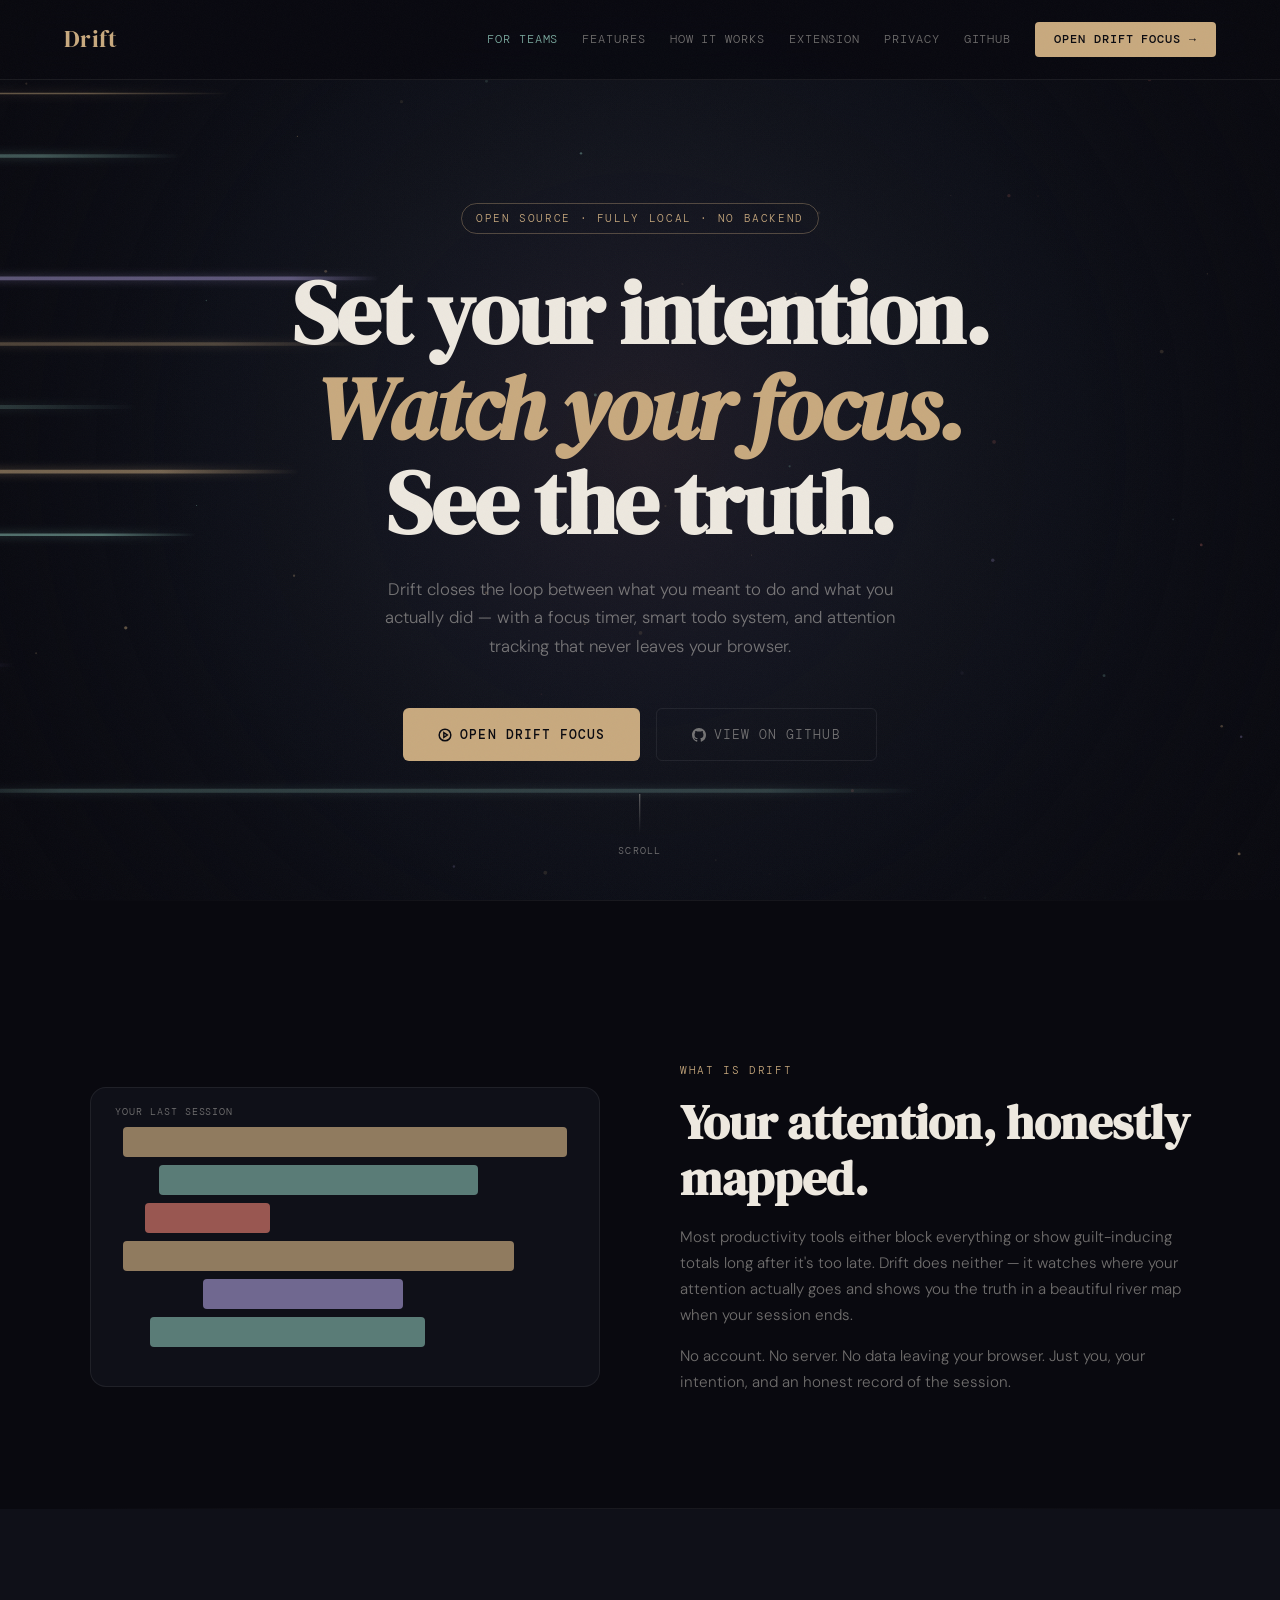
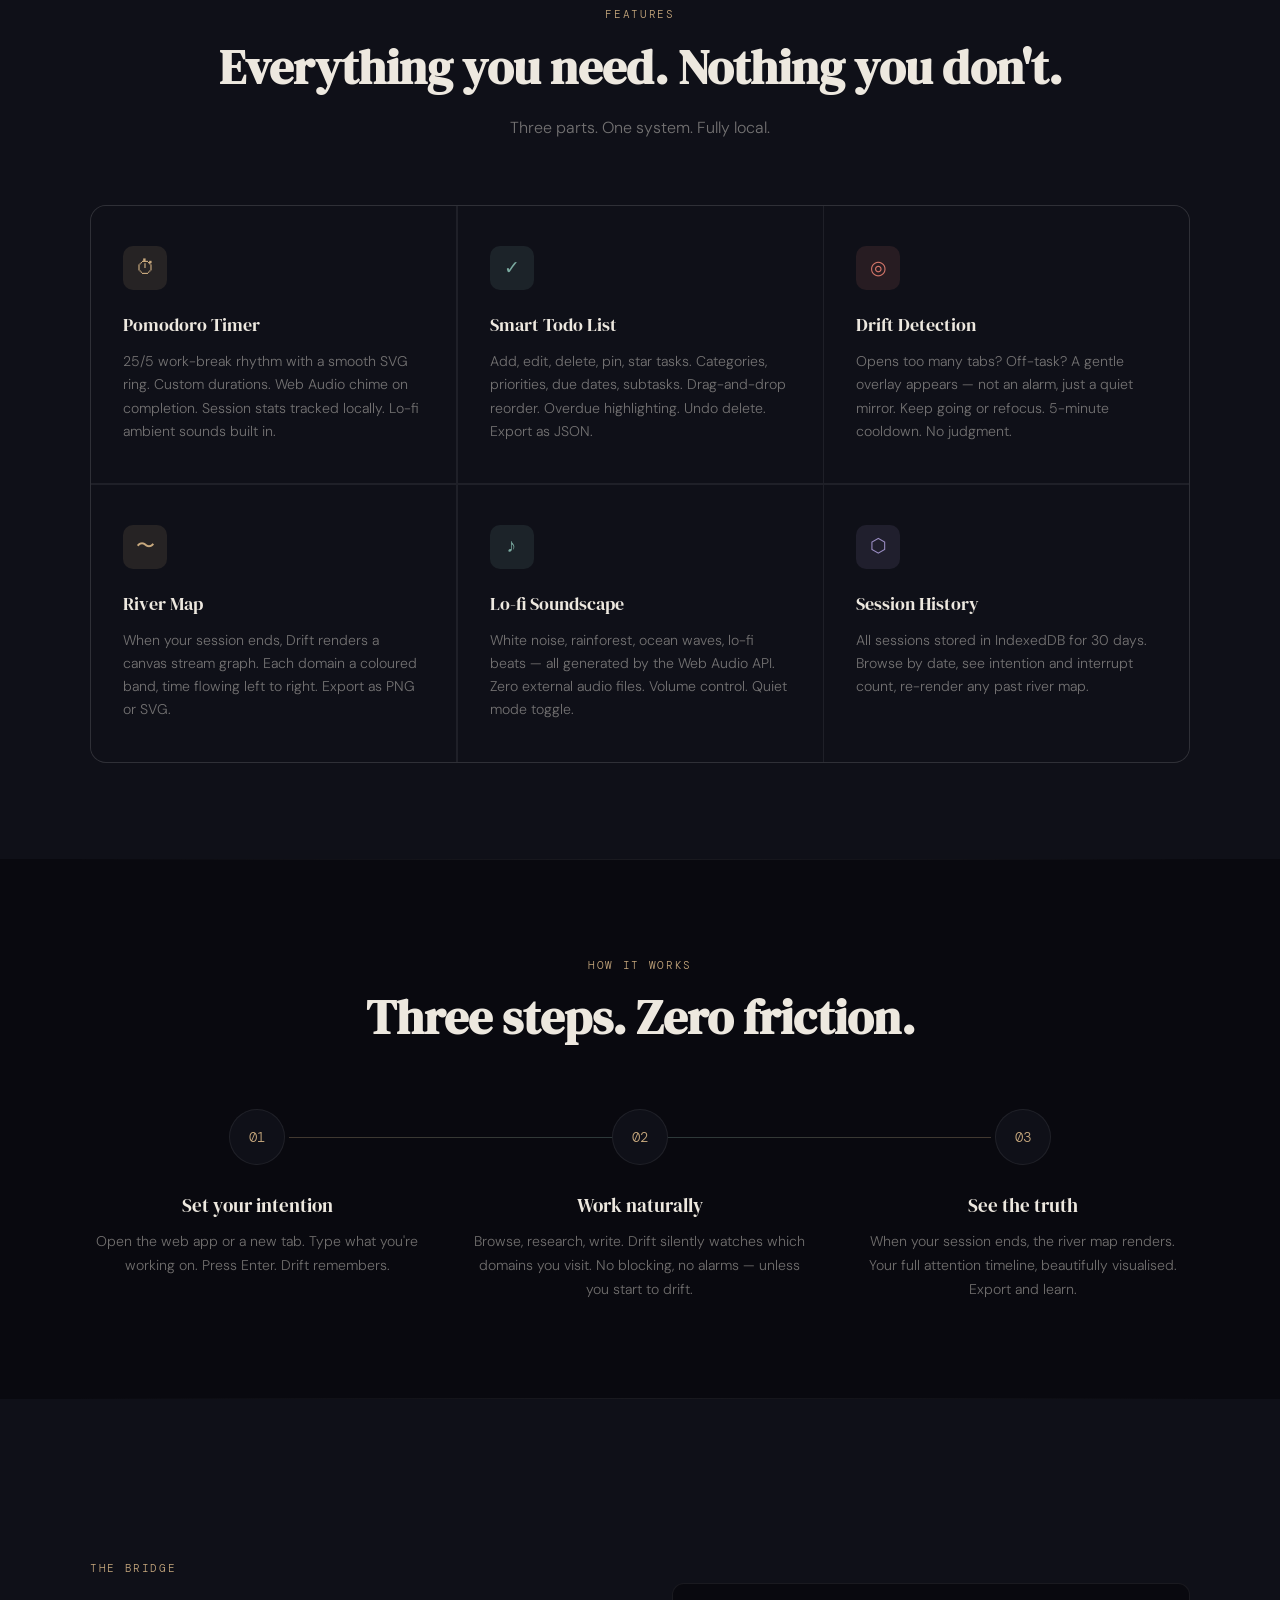
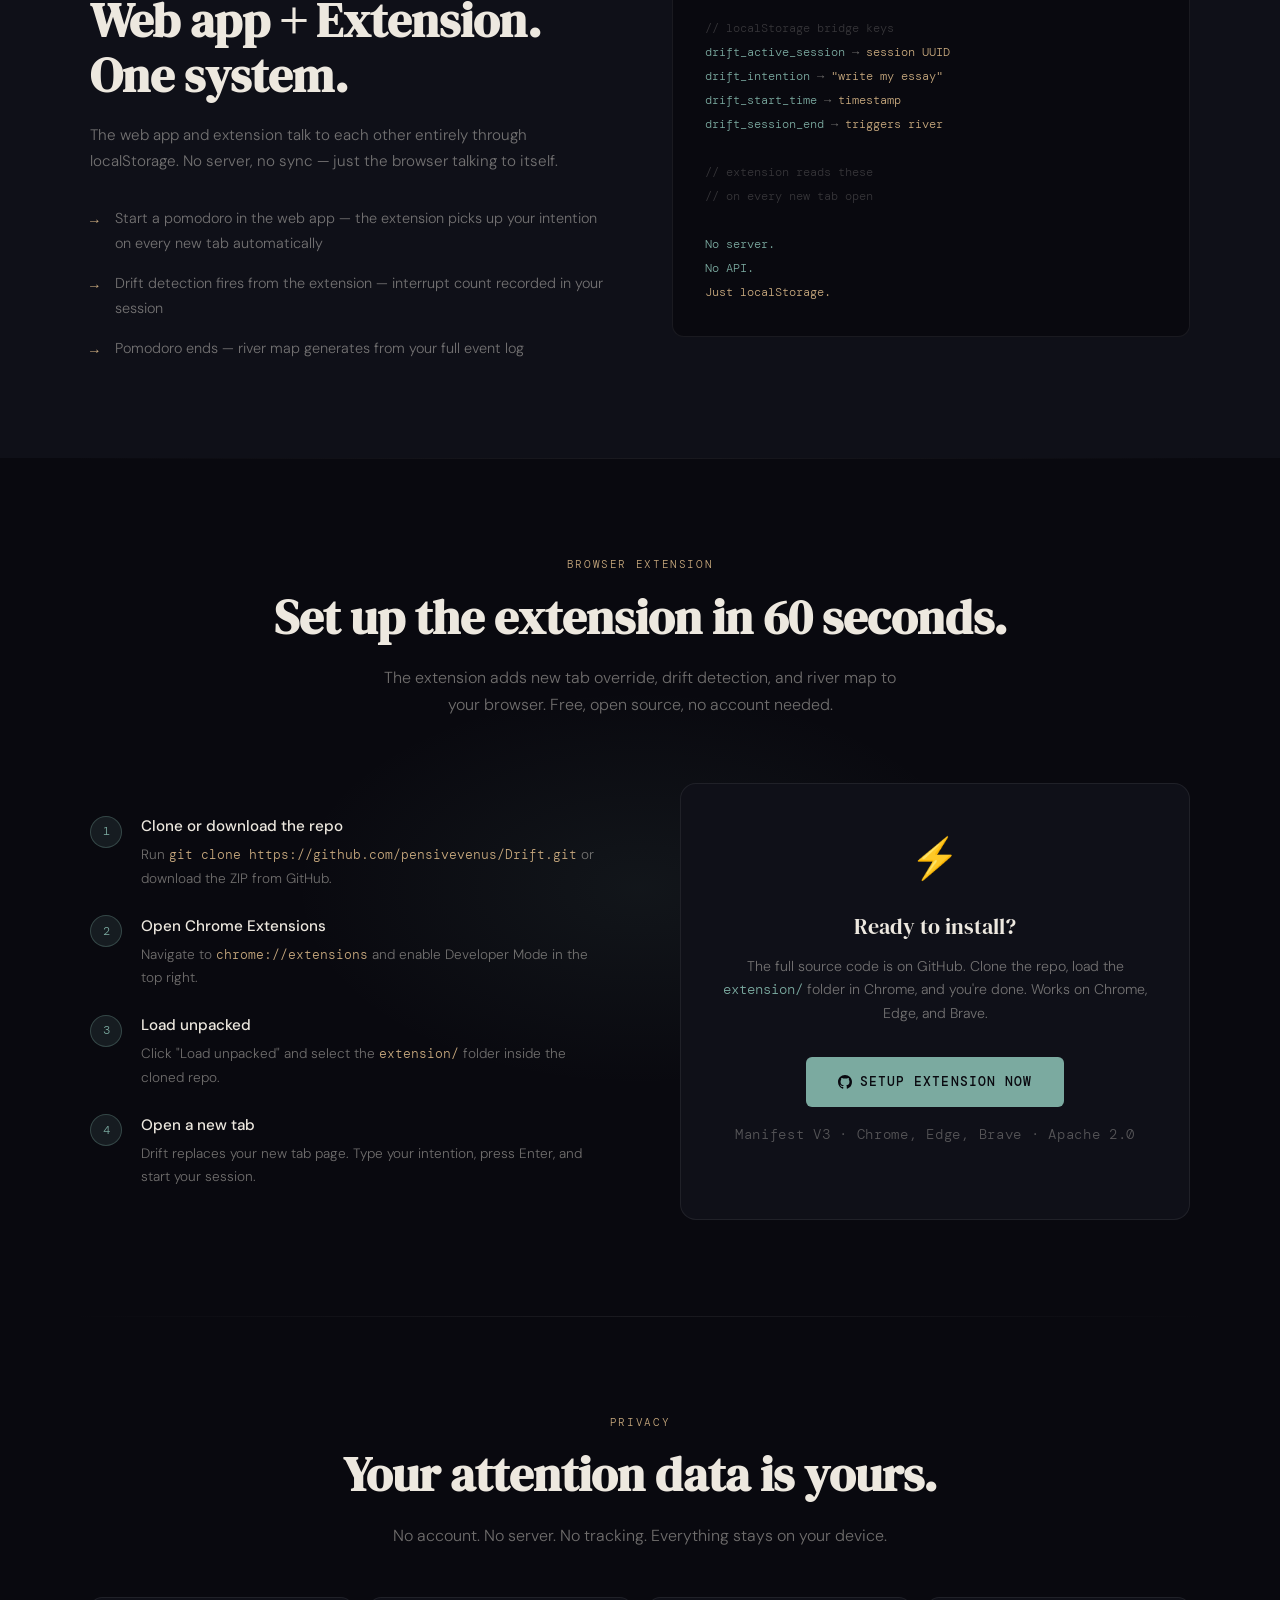
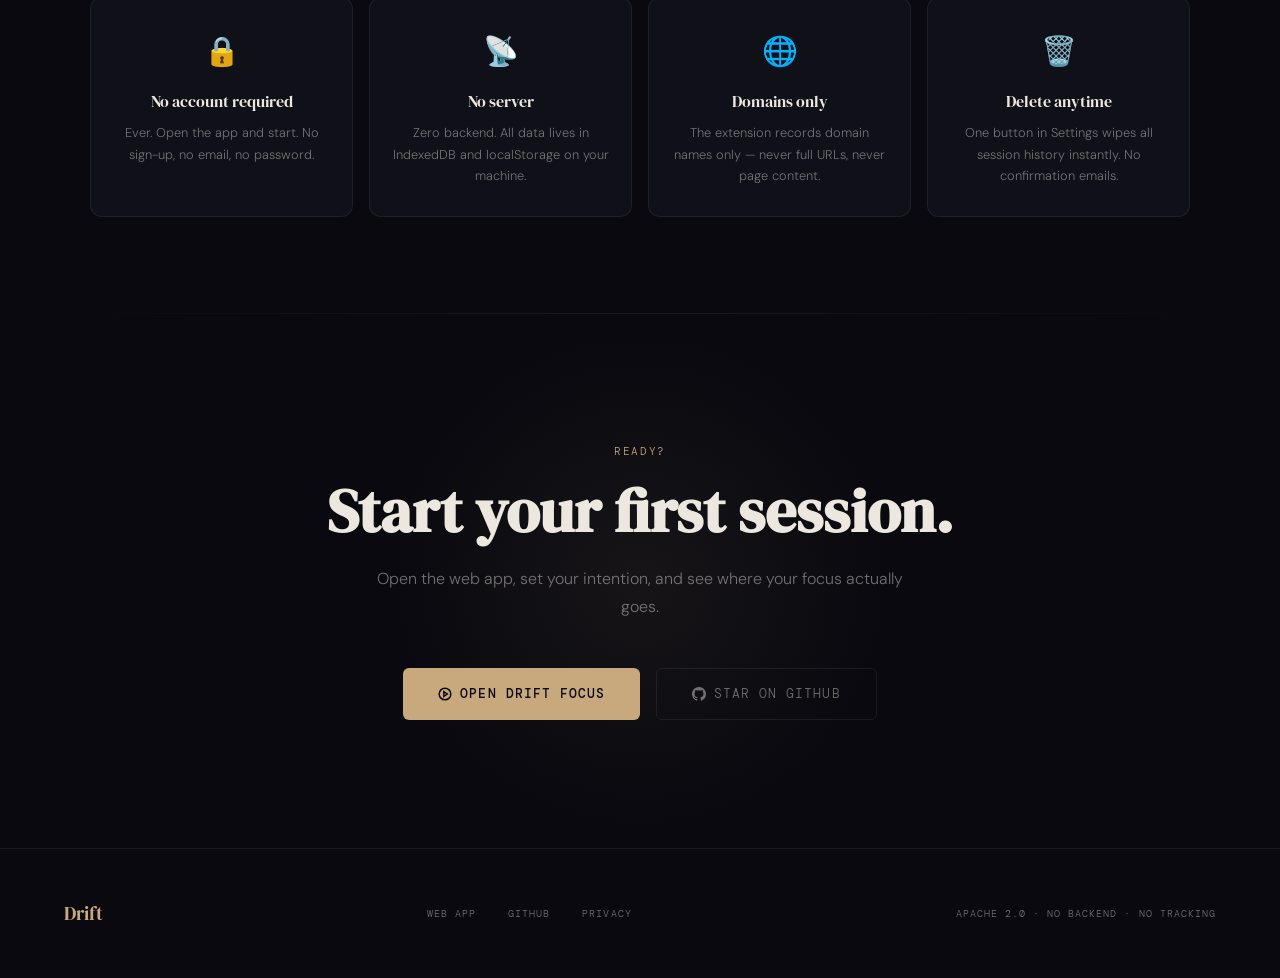
<file: index.html>
<!DOCTYPE html>
<html lang="en">
<head>
<meta charset="UTF-8">
<meta name="viewport" content="width=device-width, initial-scale=1.0">
<title>Drift — Set your intention. Watch your focus. See the truth.</title>
<link rel="preconnect" href="https://fonts.googleapis.com">
<link href="https://fonts.googleapis.com/css2?family=DM+Serif+Display:ital@0;1&family=DM+Mono:wght@300;400;500&family=DM+Sans:ital,wght@0,300;0,400;0,500;1,300&display=swap" rel="stylesheet">
<style>
*,*::before,*::after{box-sizing:border-box;margin:0;padding:0}
:root{
  --bg:#09090f;--bg2:#0f1018;--bg3:#161720;
  --border:rgba(255,255,255,0.07);--text:#ede8df;
  --muted:rgba(237,232,223,0.45);--accent:#c8a97e;
  --accent2:#7baaa0;--red:#d4766a;
}
html{scroll-behavior:smooth}
body{background:var(--bg);color:var(--text);font-family:'DM Sans',sans-serif;font-weight:300;line-height:1.7;overflow-x:hidden}
body::after{content:'';position:fixed;inset:0;z-index:999;pointer-events:none;opacity:0.03;
  background-image:url("data:image/svg+xml,%3Csvg viewBox='0 0 256 256' xmlns='http://www.w3.org/2000/svg'%3E%3Cfilter id='n'%3E%3CfeTurbulence type='fractalNoise' baseFrequency='0.9' numOctaves='4' stitchTiles='stitch'/%3E%3C/filter%3E%3Crect width='100%25' height='100%25' filter='url(%23n)'/%3E%3C/svg%3E");
  background-size:200px 200px}

/* NAV */
nav{position:fixed;top:0;left:0;right:0;z-index:100;display:flex;align-items:center;justify-content:space-between;padding:1.2rem 4rem;background:rgba(9,9,15,0.88);backdrop-filter:blur(16px);border-bottom:1px solid var(--border)}
.nav-logo{font-family:'DM Serif Display',serif;font-size:1.5rem;color:var(--accent);letter-spacing:0.02em;text-decoration:none}
.nav-right{display:flex;gap:1.5rem;align-items:center}
.nav-link{font-family:'DM Mono',monospace;font-size:0.72rem;color:var(--muted);text-decoration:none;letter-spacing:0.08em;text-transform:uppercase;transition:color 0.2s}
.nav-link:hover{color:var(--text)}
.nav-cta{font-family:'DM Mono',monospace;font-size:0.72rem;letter-spacing:0.08em;text-transform:uppercase;padding:0.5rem 1.2rem;background:var(--accent);color:#09090f;text-decoration:none;border-radius:4px;font-weight:500;transition:opacity 0.2s,transform 0.2s}
.nav-cta:hover{opacity:0.85;transform:translateY(-1px)}

/* HERO */
.hero{min-height:100vh;display:flex;flex-direction:column;align-items:center;justify-content:center;text-align:center;padding:8rem 2rem 4rem;position:relative;overflow:hidden}
#hero-canvas{position:absolute;inset:0;width:100%;height:100%;z-index:0}
.hero-content{position:relative;z-index:1;max-width:780px}
.hero-tag{display:inline-block;font-family:'DM Mono',monospace;font-size:0.68rem;letter-spacing:0.15em;text-transform:uppercase;color:var(--accent);border:1px solid rgba(200,169,126,0.35);padding:0.3rem 0.9rem;border-radius:100px;margin-bottom:2rem;animation:fadeUp 0.8s ease forwards;opacity:0}
.hero-title{font-family:'DM Serif Display',serif;font-size:clamp(3rem,7vw,5.5rem);line-height:1.08;letter-spacing:-0.02em;margin-bottom:1.5rem;animation:fadeUp 0.8s 0.15s ease forwards;opacity:0}
.hero-title em{font-style:italic;color:var(--accent)}
.hero-subtitle{font-size:1.05rem;color:var(--muted);max-width:520px;margin:0 auto 3rem;animation:fadeUp 0.8s 0.3s ease forwards;opacity:0}
.hero-actions{display:flex;gap:1rem;justify-content:center;flex-wrap:wrap;animation:fadeUp 0.8s 0.45s ease forwards;opacity:0}
.btn-primary{font-family:'DM Mono',monospace;font-size:0.8rem;letter-spacing:0.08em;text-transform:uppercase;font-weight:500;padding:0.9rem 2.2rem;background:var(--accent);color:#09090f;text-decoration:none;border-radius:6px;transition:all 0.25s;display:inline-flex;align-items:center;gap:0.5rem}
.btn-primary:hover{background:#d4b88e;transform:translateY(-2px);box-shadow:0 8px 28px rgba(200,169,126,0.3)}
.btn-secondary{font-family:'DM Mono',monospace;font-size:0.8rem;letter-spacing:0.08em;text-transform:uppercase;padding:0.9rem 2.2rem;border:1px solid var(--border);color:var(--muted);text-decoration:none;border-radius:6px;transition:all 0.25s;display:inline-flex;align-items:center;gap:0.5rem}
.btn-secondary:hover{border-color:rgba(255,255,255,0.2);color:var(--text);transform:translateY(-2px)}
.hero-scroll{position:absolute;bottom:2.5rem;left:50%;transform:translateX(-50%);font-family:'DM Mono',monospace;font-size:0.65rem;letter-spacing:0.12em;text-transform:uppercase;color:var(--muted);display:flex;flex-direction:column;align-items:center;gap:0.5rem;animation:fadeIn 1s 1.2s ease forwards;opacity:0}
.scroll-line{width:1px;height:40px;background:linear-gradient(to bottom,var(--muted),transparent);animation:scrollPulse 2s ease-in-out infinite}
@keyframes scrollPulse{0%,100%{opacity:0.4}50%{opacity:1}}
@keyframes fadeUp{from{opacity:0;transform:translateY(20px)}to{opacity:1;transform:translateY(0)}}
@keyframes fadeIn{from{opacity:0}to{opacity:1}}

/* SECTIONS */
section{padding:6rem 2rem}
.container{max-width:1100px;margin:0 auto}
.section-label{font-family:'DM Mono',monospace;font-size:0.68rem;letter-spacing:0.15em;text-transform:uppercase;color:var(--accent);margin-bottom:1rem}
.section-title{font-family:'DM Serif Display',serif;font-size:clamp(2rem,4vw,3rem);line-height:1.15;margin-bottom:1.2rem}
.section-sub{color:var(--muted);font-size:1rem;max-width:540px}
.divider{height:1px;background:linear-gradient(90deg,transparent,var(--border),transparent);margin:0 4rem}

/* WHAT */
.what-grid{display:grid;grid-template-columns:1fr 1fr;gap:5rem;align-items:center;margin-top:4rem}
.what-visual{position:relative;height:300px;background:var(--bg2);border:1px solid var(--border);border-radius:16px;overflow:hidden}
.mini-river{position:absolute;inset:0;display:flex;flex-direction:column;justify-content:center;gap:0;padding:2rem}
.mini-band{height:30px;border-radius:4px;margin:4px 0;opacity:0.7}
.band-label{position:absolute;left:1.5rem;top:1rem;font-family:'DM Mono',monospace;font-size:0.6rem;letter-spacing:0.1em;text-transform:uppercase;color:var(--muted)}
.what-text p{color:var(--muted);margin-bottom:1rem;font-size:0.95rem}

/* FEATURES */
.features-bg{background:var(--bg2)}
.features-intro{text-align:center;margin-bottom:4rem}
.features-intro .section-sub{margin:0 auto}
.features-grid{display:grid;grid-template-columns:repeat(3,1fr);gap:1.5px;background:var(--border);border:1px solid var(--border);border-radius:16px;overflow:hidden}
.feature-card{background:var(--bg2);padding:2.5rem 2rem;transition:background 0.25s}
.feature-card:hover{background:var(--bg3)}
.feature-icon{width:44px;height:44px;border-radius:10px;display:flex;align-items:center;justify-content:center;margin-bottom:1.2rem;font-size:1.2rem}
.feature-card h3{font-family:'DM Serif Display',serif;font-size:1.15rem;margin-bottom:0.6rem;font-weight:400}
.feature-card p{font-size:0.88rem;color:var(--muted);line-height:1.65}

/* HOW */
.steps{display:grid;grid-template-columns:repeat(3,1fr);gap:3rem;margin-top:4rem;position:relative}
.steps::before{content:'';position:absolute;top:28px;left:calc(16.66% + 1rem);right:calc(16.66% + 1rem);height:1px;background:linear-gradient(90deg,var(--accent),var(--accent2),var(--accent));opacity:0.3}
.step{text-align:center}
.step-num{width:56px;height:56px;border-radius:50%;background:var(--bg2);border:1px solid var(--border);display:flex;align-items:center;justify-content:center;margin:0 auto 1.5rem;font-family:'DM Mono',monospace;font-size:0.9rem;color:var(--accent);position:relative;z-index:1}
.step h3{font-family:'DM Serif Display',serif;font-size:1.2rem;font-weight:400;margin-bottom:0.5rem}
.step p{font-size:0.88rem;color:var(--muted)}

/* BRIDGE */
.bridge-section{background:var(--bg2)}
.bridge-grid{display:grid;grid-template-columns:1fr 1fr;gap:4rem;align-items:center;margin-top:4rem}
.bridge-code{background:var(--bg);border:1px solid var(--border);border-radius:12px;padding:2rem;font-family:'DM Mono',monospace;font-size:0.75rem;line-height:2;color:var(--muted)}
.bridge-code .key{color:var(--accent2)}.bridge-code .val{color:var(--accent)}.bridge-code .comment{color:rgba(237,232,223,0.2)}
.bridge-list{list-style:none;display:flex;flex-direction:column;gap:1rem}
.bridge-list li{display:flex;gap:1rem;align-items:flex-start;font-size:0.9rem;color:var(--muted)}
.bridge-list li::before{content:'→';color:var(--accent);font-family:'DM Mono',monospace;flex-shrink:0;margin-top:0.1rem}

/* EXTENSION SETUP */
.ext-section{position:relative;overflow:hidden}
.ext-glow{position:absolute;top:50%;left:50%;transform:translate(-50%,-50%);width:700px;height:400px;background:radial-gradient(ellipse,rgba(123,170,160,0.08) 0%,transparent 70%);pointer-events:none}
.ext-grid{display:grid;grid-template-columns:1fr 1fr;gap:5rem;align-items:center;margin-top:4rem}
.ext-steps{display:flex;flex-direction:column;gap:1.5rem}
.ext-step{display:flex;gap:1.2rem;align-items:flex-start}
.ext-step-num{width:32px;height:32px;border-radius:50%;background:rgba(123,170,160,0.12);border:1px solid rgba(123,170,160,0.3);display:flex;align-items:center;justify-content:center;font-family:'DM Mono',monospace;font-size:0.72rem;color:var(--accent2);flex-shrink:0;margin-top:0.1rem}
.ext-step-text h4{font-size:0.95rem;font-weight:500;margin-bottom:0.2rem}
.ext-step-text p{font-size:0.85rem;color:var(--muted)}
.ext-cta-box{background:var(--bg2);border:1px solid var(--border);border-radius:16px;padding:2.5rem;text-align:center}
.ext-cta-box .icon{font-size:2.5rem;margin-bottom:1rem}
.ext-cta-box h3{font-family:'DM Serif Display',serif;font-size:1.4rem;font-weight:400;margin-bottom:0.6rem}
.ext-cta-box p{font-size:0.88rem;color:var(--muted);margin-bottom:2rem;line-height:1.65}
.btn-accent2{font-family:'DM Mono',monospace;font-size:0.8rem;letter-spacing:0.08em;text-transform:uppercase;font-weight:500;padding:0.9rem 2rem;background:var(--accent2);color:#09090f;text-decoration:none;border-radius:6px;transition:all 0.25s;display:inline-flex;align-items:center;gap:0.5rem}
.btn-accent2:hover{background:#8ec4ba;transform:translateY(-2px);box-shadow:0 8px 24px rgba(123,170,160,0.25)}
.ext-note{font-family:'DM Mono',monospace;font-size:0.68rem;letter-spacing:0.05em;color:var(--muted);margin-top:1rem;opacity:0.7}

/* PRIVACY */
.privacy-cards{display:grid;grid-template-columns:repeat(4,1fr);gap:1rem;margin-top:3rem}
.privacy-card{background:var(--bg2);border:1px solid var(--border);border-radius:12px;padding:1.8rem 1.4rem;text-align:center}
.privacy-card .icon{font-size:1.8rem;margin-bottom:0.8rem}
.privacy-card h4{font-family:'DM Serif Display',serif;font-size:1rem;font-weight:400;margin-bottom:0.4rem}
.privacy-card p{font-size:0.8rem;color:var(--muted)}

/* CTA */
.cta-section{text-align:center;padding:8rem 2rem;position:relative;overflow:hidden}
.cta-glow{position:absolute;top:50%;left:50%;transform:translate(-50%,-50%);width:500px;height:500px;background:radial-gradient(circle,rgba(200,169,126,0.07) 0%,transparent 70%);pointer-events:none}
.cta-section .section-title{font-size:clamp(2.2rem,5vw,3.8rem);margin-bottom:1.2rem}
.cta-section .section-sub{margin:0 auto 3rem}
.cta-actions{display:flex;gap:1rem;justify-content:center;flex-wrap:wrap}

/* FOOTER */
footer{padding:3rem 4rem;border-top:1px solid var(--border);display:flex;align-items:center;justify-content:space-between;flex-wrap:wrap;gap:1rem}
.footer-logo{font-family:'DM Serif Display',serif;font-size:1.2rem;color:var(--accent)}
.footer-meta{font-family:'DM Mono',monospace;font-size:0.65rem;letter-spacing:0.1em;text-transform:uppercase;color:var(--muted)}
.footer-links{display:flex;gap:2rem}
.footer-links a{font-family:'DM Mono',monospace;font-size:0.65rem;letter-spacing:0.1em;text-transform:uppercase;color:var(--muted);text-decoration:none;transition:color 0.2s}
.footer-links a:hover{color:var(--text)}

/* REVEAL */
.reveal{opacity:0;transform:translateY(24px);transition:opacity 0.7s ease,transform 0.7s ease}
.reveal.visible{opacity:1;transform:translateY(0)}

/* RESPONSIVE */
@media(max-width:900px){
  nav{padding:1rem 1.5rem}
  .what-grid,.bridge-grid,.ext-grid{grid-template-columns:1fr;gap:2.5rem}
  .features-grid{grid-template-columns:1fr 1fr}
  .steps{grid-template-columns:1fr;gap:2rem}.steps::before{display:none}
  .privacy-cards{grid-template-columns:1fr 1fr}
  footer{flex-direction:column;align-items:flex-start;padding:2rem 1.5rem}
}
@media(max-width:600px){
  .features-grid{grid-template-columns:1fr}
  .privacy-cards{grid-template-columns:1fr}
  .nav-right .nav-link{display:none}
}
</style>
</head>
<body>

<nav>
  <a href="#hero" class="nav-logo">Drift</a>
  <div class="nav-right">
    <a href="enterprise.html" class="nav-link" style="color:var(--accent2)">For Teams</a>
    <a href="#features" class="nav-link">Features</a>
    <a href="#how" class="nav-link">How it works</a>
    <a href="#extension" class="nav-link">Extension</a>
    <a href="#privacy" class="nav-link">Privacy</a>
    <a href="https://github.com/pensivevenus/Drift" target="_blank" class="nav-link">GitHub</a>
    <a href="app.html" class="nav-cta">Open Drift Focus →</a>
  </div>
</nav>

<!-- HERO -->
<section class="hero" id="hero">
  <canvas id="hero-canvas"></canvas>
  <div class="hero-content">
    <span class="hero-tag">Open source · Fully local · No backend</span>
    <h1 class="hero-title">Set your intention.<br><em>Watch your focus.</em><br>See the truth.</h1>
    <p class="hero-subtitle">Drift closes the loop between what you meant to do and what you actually did — with a focus timer, smart todo system, and attention tracking that never leaves your browser.</p>
    <div class="hero-actions">
      <a href="app.html" class="btn-primary">
        <svg width="14" height="14" viewBox="0 0 24 24" fill="none" stroke="currentColor" stroke-width="2.5"><circle cx="12" cy="12" r="10"/><polygon points="10 8 16 12 10 16 10 8"/></svg>
        Open Drift Focus
      </a>
      <a href="https://github.com/pensivevenus/Drift" target="_blank" class="btn-secondary">
        <svg width="14" height="14" viewBox="0 0 24 24" fill="currentColor"><path d="M12 0C5.37 0 0 5.37 0 12c0 5.31 3.435 9.795 8.205 11.385.6.105.825-.255.825-.57 0-.285-.015-1.23-.015-2.235-3.015.555-3.795-.735-4.035-1.41-.135-.345-.72-1.41-1.23-1.695-.42-.225-1.02-.78-.015-.795.945-.015 1.62.87 1.845 1.23 1.08 1.815 2.805 1.305 3.495.99.105-.78.42-1.305.765-1.605-2.67-.3-5.46-1.335-5.46-5.925 0-1.305.465-2.385 1.23-3.225-.12-.3-.54-1.53.12-3.18 0 0 1.005-.315 3.3 1.23.96-.27 1.98-.405 3-.405s2.04.135 3 .405c2.295-1.56 3.3-1.23 3.3-1.23.66 1.65.24 2.88.12 3.18.765.84 1.23 1.905 1.23 3.225 0 4.605-2.805 5.625-5.475 5.925.435.375.81 1.095.81 2.22 0 1.605-.015 2.895-.015 3.3 0 .315.225.69.825.57A12.02 12.02 0 0 0 24 12c0-6.63-5.37-12-12-12z"/></svg>
        View on GitHub
      </a>
    </div>
  </div>
  <div class="hero-scroll">
    <div class="scroll-line"></div>
    scroll
  </div>
</section>

<div class="divider"></div>

<!-- WHAT IS DRIFT -->
<section id="about">
  <div class="container">
    <div class="what-grid">
      <div class="what-visual">
        <span class="band-label">your last session</span>
        <div class="mini-river">
          <div class="mini-band" style="background:#c8a97e;width:100%"></div>
          <div class="mini-band" style="background:#7baaa0;width:72%;margin-left:8%"></div>
          <div class="mini-band" style="background:#d4766a;width:28%;margin-left:5%"></div>
          <div class="mini-band" style="background:#c8a97e;width:88%"></div>
          <div class="mini-band" style="background:#9b8ec4;width:45%;margin-left:18%"></div>
          <div class="mini-band" style="background:#7baaa0;width:62%;margin-left:6%"></div>
        </div>
      </div>
      <div class="what-text reveal">
        <div class="section-label">What is Drift</div>
        <h2 class="section-title">Your attention, honestly mapped.</h2>
        <p>Most productivity tools either block everything or show guilt-inducing totals long after it's too late. Drift does neither — it watches where your attention actually goes and shows you the truth in a beautiful river map when your session ends.</p>
        <p>No account. No server. No data leaving your browser. Just you, your intention, and an honest record of the session.</p>
      </div>
    </div>
  </div>
</section>

<div class="divider"></div>

<!-- FEATURES -->
<section id="features" class="features-bg">
  <div class="container">
    <div class="features-intro reveal">
      <div class="section-label">Features</div>
      <h2 class="section-title">Everything you need. Nothing you don't.</h2>
      <p class="section-sub">Three parts. One system. Fully local.</p>
    </div>
    <div class="features-grid reveal">
      <div class="feature-card">
        <div class="feature-icon" style="background:rgba(200,169,126,0.12);color:var(--accent)">⏱</div>
        <h3>Pomodoro Timer</h3>
        <p>25/5 work-break rhythm with a smooth SVG ring. Custom durations. Web Audio chime on completion. Session stats tracked locally. Lo-fi ambient sounds built in.</p>
      </div>
      <div class="feature-card">
        <div class="feature-icon" style="background:rgba(123,170,160,0.12);color:var(--accent2)">✓</div>
        <h3>Smart Todo List</h3>
        <p>Add, edit, delete, pin, star tasks. Categories, priorities, due dates, subtasks. Drag-and-drop reorder. Overdue highlighting. Undo delete. Export as JSON.</p>
      </div>
      <div class="feature-card">
        <div class="feature-icon" style="background:rgba(212,118,106,0.12);color:var(--red)">◎</div>
        <h3>Drift Detection</h3>
        <p>Opens too many tabs? Off-task? A gentle overlay appears — not an alarm, just a quiet mirror. Keep going or refocus. 5-minute cooldown. No judgment.</p>
      </div>
      <div class="feature-card">
        <div class="feature-icon" style="background:rgba(200,169,126,0.12);color:var(--accent)">〜</div>
        <h3>River Map</h3>
        <p>When your session ends, Drift renders a canvas stream graph. Each domain a coloured band, time flowing left to right. Export as PNG or SVG.</p>
      </div>
      <div class="feature-card">
        <div class="feature-icon" style="background:rgba(123,170,160,0.12);color:var(--accent2)">♪</div>
        <h3>Lo-fi Soundscape</h3>
        <p>White noise, rainforest, ocean waves, lo-fi beats — all generated by the Web Audio API. Zero external audio files. Volume control. Quiet mode toggle.</p>
      </div>
      <div class="feature-card">
        <div class="feature-icon" style="background:rgba(155,142,196,0.12);color:#9b8ec4">⬡</div>
        <h3>Session History</h3>
        <p>All sessions stored in IndexedDB for 30 days. Browse by date, see intention and interrupt count, re-render any past river map.</p>
      </div>
    </div>
  </div>
</section>

<div class="divider"></div>

<!-- HOW IT WORKS -->
<section id="how">
  <div class="container">
    <div class="reveal" style="text-align:center">
      <div class="section-label">How it works</div>
      <h2 class="section-title">Three steps. Zero friction.</h2>
    </div>
    <div class="steps reveal">
      <div class="step">
        <div class="step-num">01</div>
        <h3>Set your intention</h3>
        <p>Open the web app or a new tab. Type what you're working on. Press Enter. Drift remembers.</p>
      </div>
      <div class="step">
        <div class="step-num">02</div>
        <h3>Work naturally</h3>
        <p>Browse, research, write. Drift silently watches which domains you visit. No blocking, no alarms — unless you start to drift.</p>
      </div>
      <div class="step">
        <div class="step-num">03</div>
        <h3>See the truth</h3>
        <p>When your session ends, the river map renders. Your full attention timeline, beautifully visualised. Export and learn.</p>
      </div>
    </div>
  </div>
</section>

<div class="divider"></div>

<!-- BRIDGE -->
<section class="bridge-section">
  <div class="container">
    <div class="bridge-grid">
      <div class="reveal">
        <div class="section-label">The Bridge</div>
        <h2 class="section-title">Web app + Extension.<br>One system.</h2>
        <p style="color:var(--muted);margin-bottom:2rem;font-size:0.95rem">The web app and extension talk to each other entirely through localStorage. No server, no sync — just the browser talking to itself.</p>
        <ul class="bridge-list">
          <li>Start a pomodoro in the web app — the extension picks up your intention on every new tab automatically</li>
          <li>Drift detection fires from the extension — interrupt count recorded in your session</li>
          <li>Pomodoro ends — river map generates from your full event log</li>
        </ul>
      </div>
      <div class="bridge-code reveal">
        <span class="comment">// localStorage bridge keys</span><br>
        <span class="key">drift_active_session</span> → <span class="val">session UUID</span><br>
        <span class="key">drift_intention</span> → <span class="val">"write my essay"</span><br>
        <span class="key">drift_start_time</span> → <span class="val">timestamp</span><br>
        <span class="key">drift_session_end</span> → <span class="val">triggers river</span><br><br>
        <span class="comment">// extension reads these</span><br>
        <span class="comment">// on every new tab open</span><br><br>
        <span class="key">No server.</span><br>
        <span class="key">No API.</span><br>
        <span class="val">Just localStorage.</span>
      </div>
    </div>
  </div>
</section>

<div class="divider"></div>

<!-- SETUP EXTENSION -->
<section id="extension" class="ext-section">
  <div class="ext-glow"></div>
  <div class="container">
    <div class="reveal" style="text-align:center;margin-bottom:1rem">
      <div class="section-label">Browser Extension</div>
      <h2 class="section-title">Set up the extension in 60 seconds.</h2>
      <p class="section-sub" style="margin:0 auto">The extension adds new tab override, drift detection, and river map to your browser. Free, open source, no account needed.</p>
    </div>
    <div class="ext-grid reveal">
      <div class="ext-steps">
        <div class="ext-step">
          <div class="ext-step-num">1</div>
          <div class="ext-step-text">
            <h4>Clone or download the repo</h4>
            <p>Run <code style="font-family:'DM Mono',monospace;color:var(--accent);font-size:0.82rem">git clone https://github.com/pensivevenus/Drift.git</code> or download the ZIP from GitHub.</p>
          </div>
        </div>
        <div class="ext-step">
          <div class="ext-step-num">2</div>
          <div class="ext-step-text">
            <h4>Open Chrome Extensions</h4>
            <p>Navigate to <code style="font-family:'DM Mono',monospace;color:var(--accent);font-size:0.82rem">chrome://extensions</code> and enable Developer Mode in the top right.</p>
          </div>
        </div>
        <div class="ext-step">
          <div class="ext-step-num">3</div>
          <div class="ext-step-text">
            <h4>Load unpacked</h4>
            <p>Click "Load unpacked" and select the <code style="font-family:'DM Mono',monospace;color:var(--accent);font-size:0.82rem">extension/</code> folder inside the cloned repo.</p>
          </div>
        </div>
        <div class="ext-step">
          <div class="ext-step-num">4</div>
          <div class="ext-step-text">
            <h4>Open a new tab</h4>
            <p>Drift replaces your new tab page. Type your intention, press Enter, and start your session.</p>
          </div>
        </div>
      </div>
      <div class="ext-cta-box">
        <div class="icon">⚡</div>
        <h3>Ready to install?</h3>
        <p>The full source code is on GitHub. Clone the repo, load the <code style="font-family:'DM Mono',monospace;color:var(--accent2)">extension/</code> folder in Chrome, and you're done. Works on Chrome, Edge, and Brave.</p>
        <a href="https://github.com/pensivevenus/Drift" target="_blank" class="btn-accent2">
          <svg width="14" height="14" viewBox="0 0 24 24" fill="currentColor"><path d="M12 0C5.37 0 0 5.37 0 12c0 5.31 3.435 9.795 8.205 11.385.6.105.825-.255.825-.57 0-.285-.015-1.23-.015-2.235-3.015.555-3.795-.735-4.035-1.41-.135-.345-.72-1.41-1.23-1.695-.42-.225-1.02-.78-.015-.795.945-.015 1.62.87 1.845 1.23 1.08 1.815 2.805 1.305 3.495.99.105-.78.42-1.305.765-1.605-2.67-.3-5.46-1.335-5.46-5.925 0-1.305.465-2.385 1.23-3.225-.12-.3-.54-1.53.12-3.18 0 0 1.005-.315 3.3 1.23.96-.27 1.98-.405 3-.405s2.04.135 3 .405c2.295-1.56 3.3-1.23 3.3-1.23.66 1.65.24 2.88.12 3.18.765.84 1.23 1.905 1.23 3.225 0 4.605-2.805 5.625-5.475 5.925.435.375.81 1.095.81 2.22 0 1.605-.015 2.895-.015 3.3 0 .315.225.69.825.57A12.02 12.02 0 0 0 24 12c0-6.63-5.37-12-12-12z"/></svg>
          Setup Extension Now
        </a>
        <p class="ext-note">Manifest V3 · Chrome, Edge, Brave · Apache 2.0</p>
      </div>
    </div>
  </div>
</section>

<div class="divider"></div>

<!-- PRIVACY -->
<section id="privacy">
  <div class="container">
    <div class="reveal" style="text-align:center">
      <div class="section-label">Privacy</div>
      <h2 class="section-title">Your attention data is yours.</h2>
      <p class="section-sub" style="margin:0 auto">No account. No server. No tracking. Everything stays on your device.</p>
    </div>
    <div class="privacy-cards reveal">
      <div class="privacy-card">
        <div class="icon">🔒</div>
        <h4>No account required</h4>
        <p>Ever. Open the app and start. No sign-up, no email, no password.</p>
      </div>
      <div class="privacy-card">
        <div class="icon">📡</div>
        <h4>No server</h4>
        <p>Zero backend. All data lives in IndexedDB and localStorage on your machine.</p>
      </div>
      <div class="privacy-card">
        <div class="icon">🌐</div>
        <h4>Domains only</h4>
        <p>The extension records domain names only — never full URLs, never page content.</p>
      </div>
      <div class="privacy-card">
        <div class="icon">🗑️</div>
        <h4>Delete anytime</h4>
        <p>One button in Settings wipes all session history instantly. No confirmation emails.</p>
      </div>
    </div>
  </div>
</section>

<div class="divider"></div>

<!-- FINAL CTA -->
<section class="cta-section">
  <div class="cta-glow"></div>
  <div class="container reveal">
    <div class="section-label" style="text-align:center">Ready?</div>
    <h2 class="section-title">Start your first session.</h2>
    <p class="section-sub">Open the web app, set your intention, and see where your focus actually goes.</p>
    <div class="cta-actions">
      <a href="app.html" class="btn-primary">
        <svg width="14" height="14" viewBox="0 0 24 24" fill="none" stroke="currentColor" stroke-width="2.5"><circle cx="12" cy="12" r="10"/><polygon points="10 8 16 12 10 16 10 8"/></svg>
        Open Drift Focus
      </a>
      <a href="https://github.com/pensivevenus/Drift" target="_blank" class="btn-secondary">
        <svg width="14" height="14" viewBox="0 0 24 24" fill="currentColor"><path d="M12 0C5.37 0 0 5.37 0 12c0 5.31 3.435 9.795 8.205 11.385.6.105.825-.255.825-.57 0-.285-.015-1.23-.015-2.235-3.015.555-3.795-.735-4.035-1.41-.135-.345-.72-1.41-1.23-1.695-.42-.225-1.02-.78-.015-.795.945-.015 1.62.87 1.845 1.23 1.08 1.815 2.805 1.305 3.495.99.105-.78.42-1.305.765-1.605-2.67-.3-5.46-1.335-5.46-5.925 0-1.305.465-2.385 1.23-3.225-.12-.3-.54-1.53.12-3.18 0 0 1.005-.315 3.3 1.23.96-.27 1.98-.405 3-.405s2.04.135 3 .405c2.295-1.56 3.3-1.23 3.3-1.23.66 1.65.24 2.88.12 3.18.765.84 1.23 1.905 1.23 3.225 0 4.605-2.805 5.625-5.475 5.925.435.375.81 1.095.81 2.22 0 1.605-.015 2.895-.015 3.3 0 .315.225.69.825.57A12.02 12.02 0 0 0 24 12c0-6.63-5.37-12-12-12z"/></svg>
        Star on GitHub
      </a>
    </div>
  </div>
</section>

<footer>
  <span class="footer-logo">Drift</span>
  <div class="footer-links">
    <a href="app.html">Web App</a>
    <a href="https://github.com/pensivevenus/Drift" target="_blank">GitHub</a>
    <a href="#privacy">Privacy</a>
  </div>
  <span class="footer-meta">Apache 2.0 · No backend · No tracking</span>
</footer>

<script>
// ── CANVAS HERO ANIMATION ──
const canvas = document.getElementById('hero-canvas');
const ctx = canvas.getContext('2d');
let W, H, streams = [], particles = [];

function resize() {
  W = canvas.width = canvas.offsetWidth;
  H = canvas.height = canvas.offsetHeight;
  initStreams();
}

const COLORS = [
  'rgba(200,169,126,',
  'rgba(123,170,160,',
  'rgba(212,118,106,',
  'rgba(155,142,196,',
  'rgba(200,169,126,',
  'rgba(123,170,160,',
];

function initStreams() {
  streams = [];
  const count = 12;
  for (let i = 0; i < count; i++) {
    streams.push({
      y: H * (0.1 + (i / count) * 0.85),
      x: -Math.random() * W,
      speed: 0.4 + Math.random() * 1.2,
      width: W * (0.3 + Math.random() * 0.6),
      height: 1.5 + Math.random() * 3,
      color: COLORS[i % COLORS.length],
      opacity: 0.15 + Math.random() * 0.45,
      wave: Math.random() * Math.PI * 2,
      waveSpeed: 0.003 + Math.random() * 0.006,
      waveAmp: 1 + Math.random() * 4,
    });
  }
  // floating particles
  particles = [];
  for (let i = 0; i < 60; i++) {
    particles.push({
      x: Math.random() * W,
      y: Math.random() * H,
      r: 0.5 + Math.random() * 1.5,
      vx: (Math.random() - 0.5) * 0.3,
      vy: -0.1 - Math.random() * 0.25,
      color: COLORS[Math.floor(Math.random() * COLORS.length)],
      opacity: 0.1 + Math.random() * 0.4,
      life: Math.random(),
    });
  }
}

function draw() {
  ctx.clearRect(0, 0, W, H);

  // deep background gradient
  const bg = ctx.createRadialGradient(W/2, H/2, 0, W/2, H/2, Math.max(W,H)*0.7);
  bg.addColorStop(0, 'rgba(20,18,32,0.95)');
  bg.addColorStop(0.5, 'rgba(13,15,24,0.85)');
  bg.addColorStop(1, 'rgba(9,9,15,0.0)');
  ctx.fillStyle = bg;
  ctx.fillRect(0, 0, W, H);

  // central amber glow
  const glow = ctx.createRadialGradient(W/2, H*0.48, 0, W/2, H*0.48, W*0.45);
  glow.addColorStop(0, 'rgba(200,169,126,0.07)');
  glow.addColorStop(0.5, 'rgba(123,170,160,0.03)');
  glow.addColorStop(1, 'transparent');
  ctx.fillStyle = glow;
  ctx.fillRect(0, 0, W, H);

  // draw streams
  streams.forEach(s => {
    s.wave += s.waveSpeed;
    s.x += s.speed;
    if (s.x > W + 100) s.x = -s.width - 100;

    const yOff = Math.sin(s.wave) * s.waveAmp;

    // glow layer
    const grad = ctx.createLinearGradient(s.x, 0, s.x + s.width, 0);
    grad.addColorStop(0, s.color + '0)');
    grad.addColorStop(0.15, s.color + s.opacity + ')');
    grad.addColorStop(0.85, s.color + s.opacity + ')');
    grad.addColorStop(1, s.color + '0)');

    ctx.save();
    ctx.shadowColor = s.color + '0.8)';
    ctx.shadowBlur = 8;
    ctx.fillStyle = grad;
    ctx.beginPath();
    ctx.roundRect(s.x, s.y + yOff - s.height/2, s.width, s.height, s.height/2);
    ctx.fill();
    ctx.restore();
  });

  // particles
  particles.forEach(p => {
    p.x += p.vx;
    p.y += p.vy;
    p.life -= 0.002;
    if (p.life <= 0 || p.y < -10) {
      p.x = Math.random() * W;
      p.y = H + 10;
      p.life = 0.5 + Math.random() * 0.5;
      p.opacity = 0.1 + Math.random() * 0.35;
    }
    const fade = Math.min(p.life * 3, 1);
    ctx.beginPath();
    ctx.arc(p.x, p.y, p.r, 0, Math.PI*2);
    ctx.fillStyle = p.color + (p.opacity * fade) + ')';
    ctx.fill();
  });

  requestAnimationFrame(draw);
}

window.addEventListener('resize', resize);
resize();
draw();

// ── SCROLL REVEAL ──
const observer = new IntersectionObserver((entries) => {
  entries.forEach(e => { if(e.isIntersecting) e.target.classList.add('visible'); });
}, { threshold: 0.1 });
document.querySelectorAll('.reveal').forEach(el => observer.observe(el));

// ── SMOOTH NAV SCROLL (fix for href="#section" in iframes/pages) ──
document.querySelectorAll('a[href^="#"]').forEach(a => {
  a.addEventListener('click', e => {
    const id = a.getAttribute('href').slice(1);
    const target = document.getElementById(id);
    if (target) {
      e.preventDefault();
      target.scrollIntoView({ behavior: 'smooth', block: 'start' });
    }
  });
});
</script>
</body>
</html>
</file>
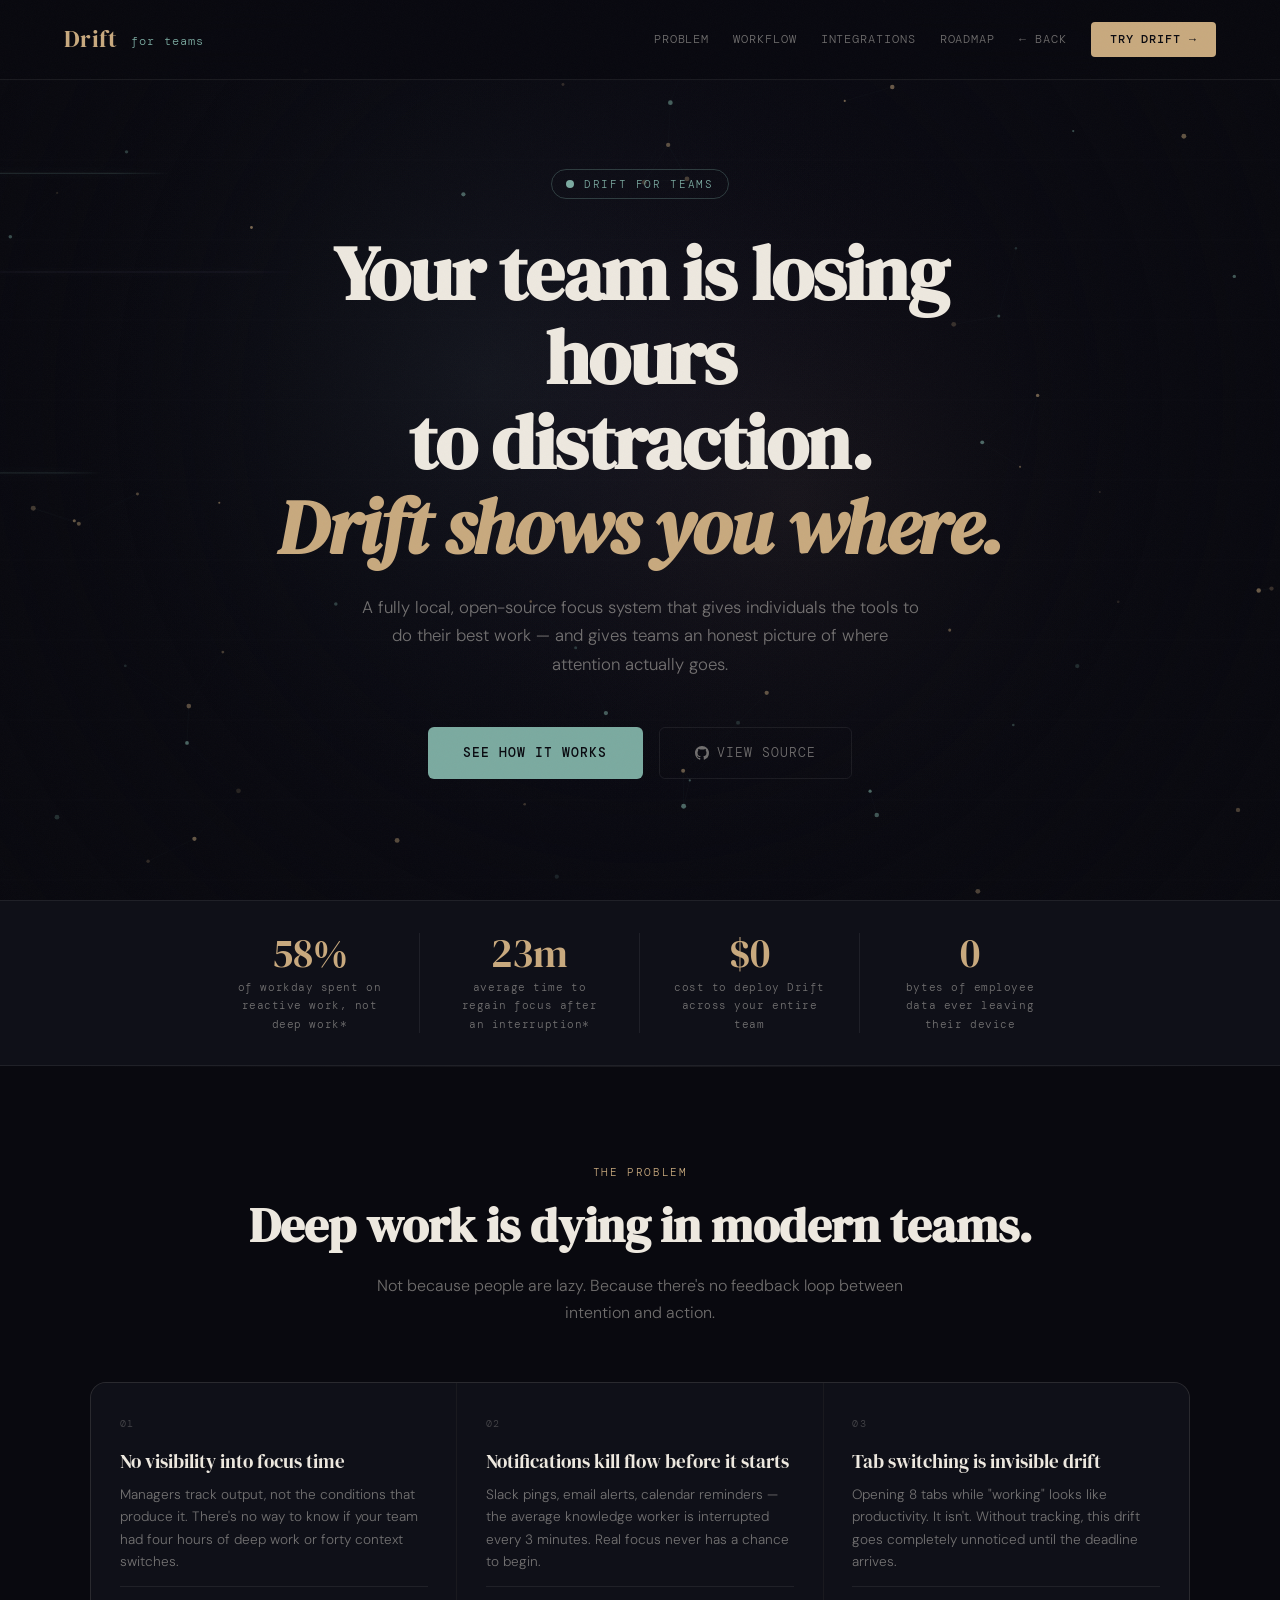
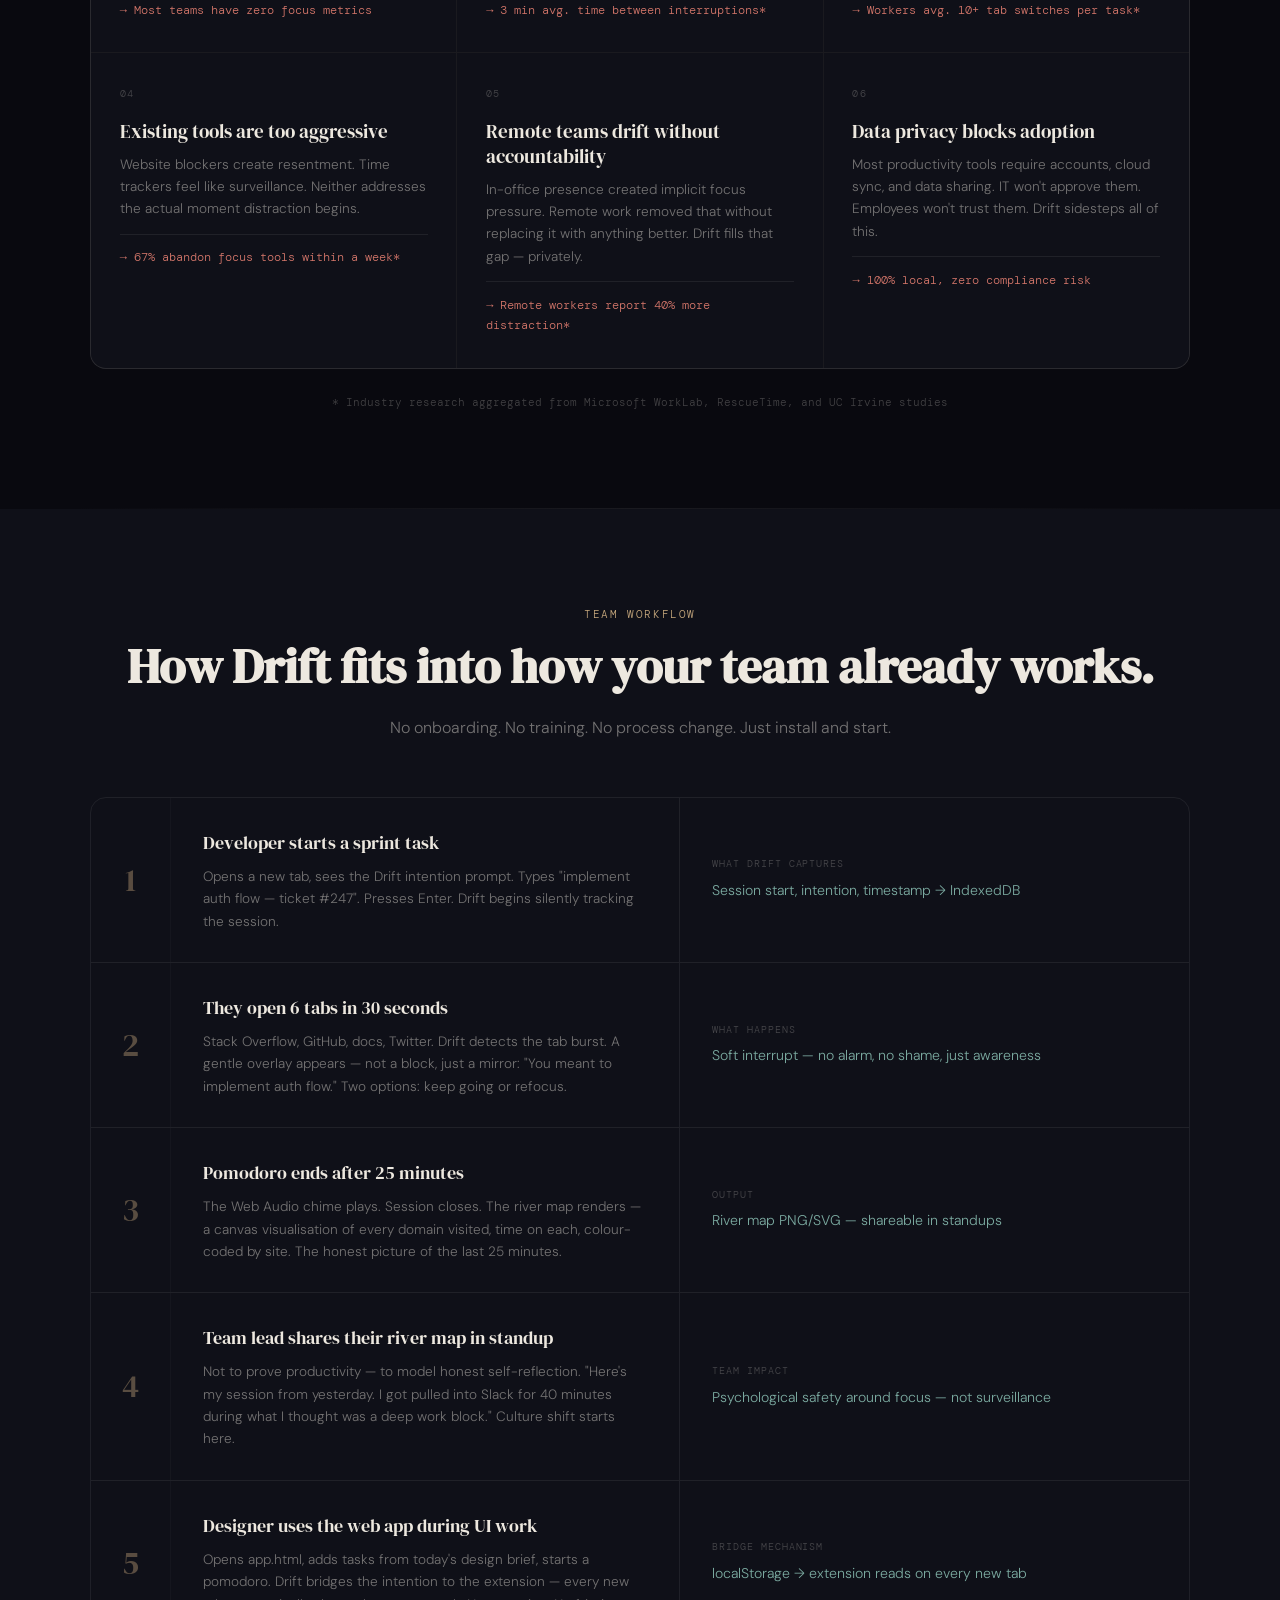
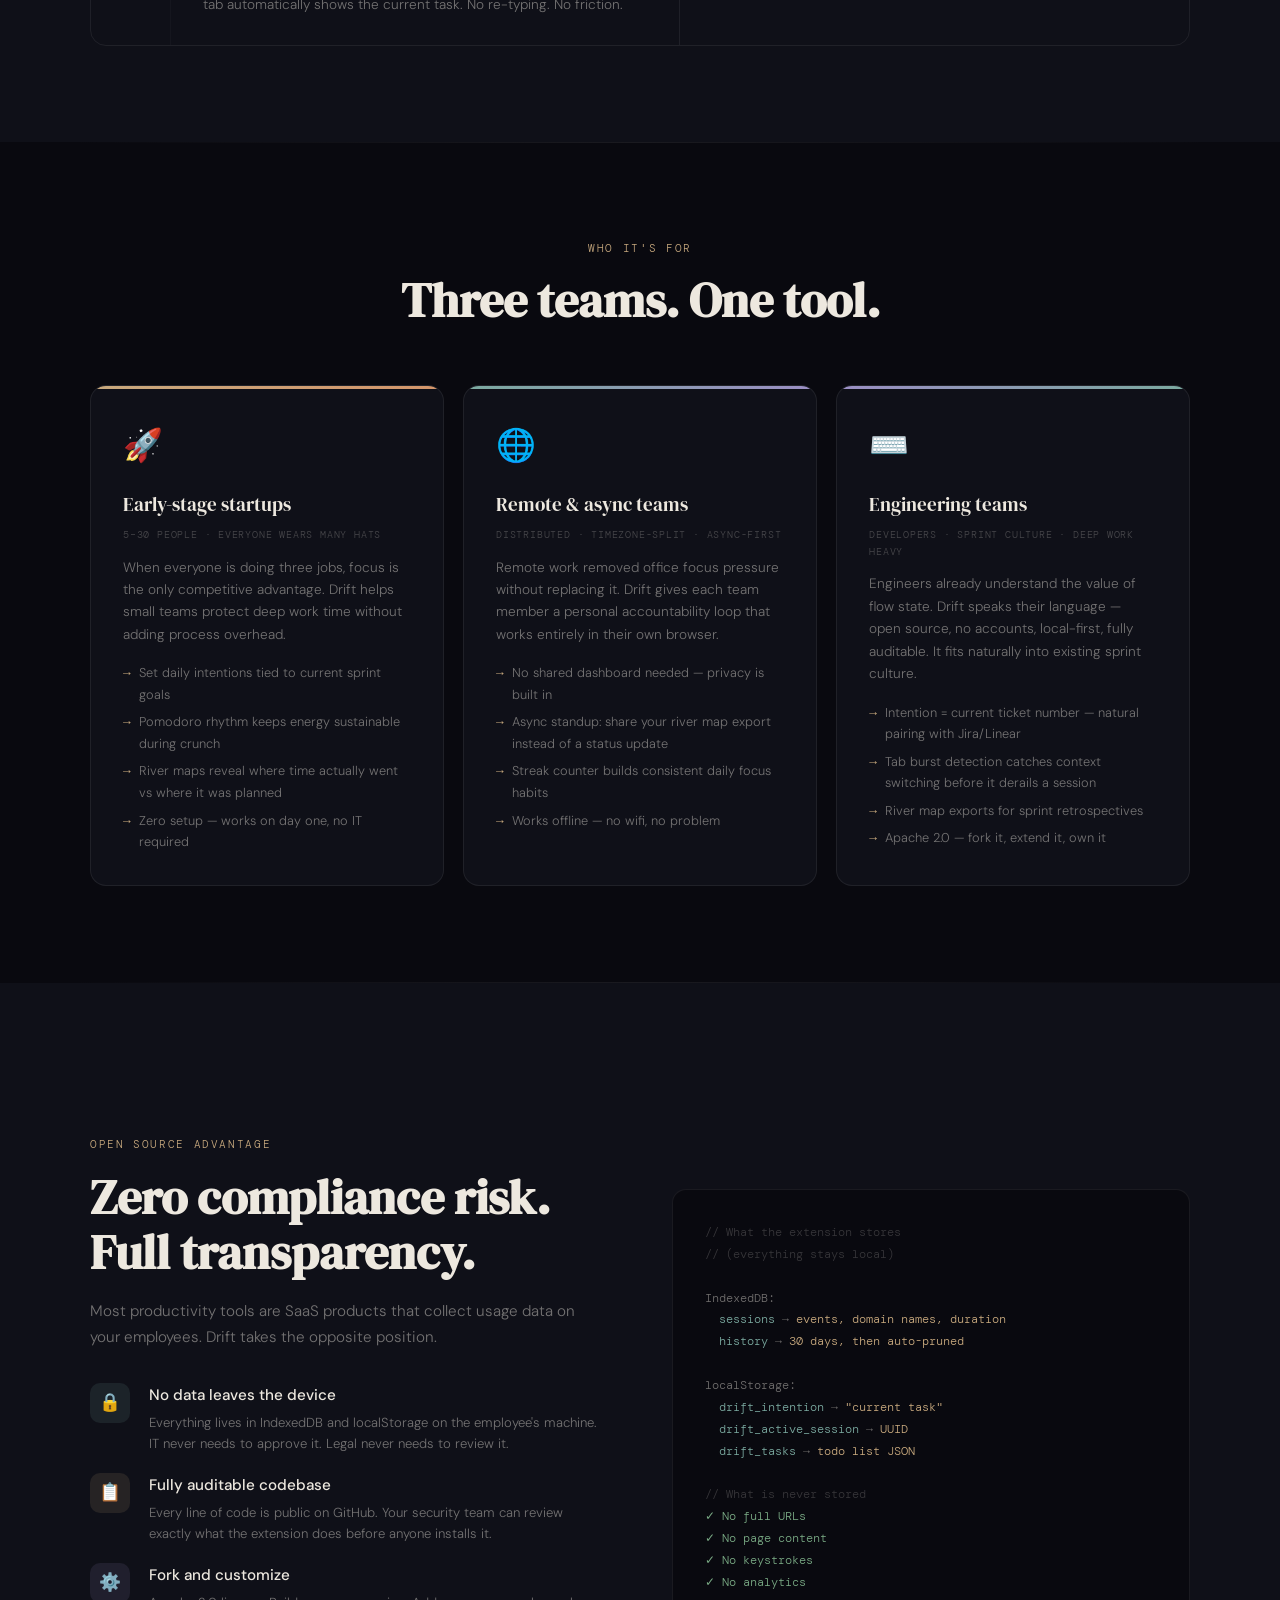
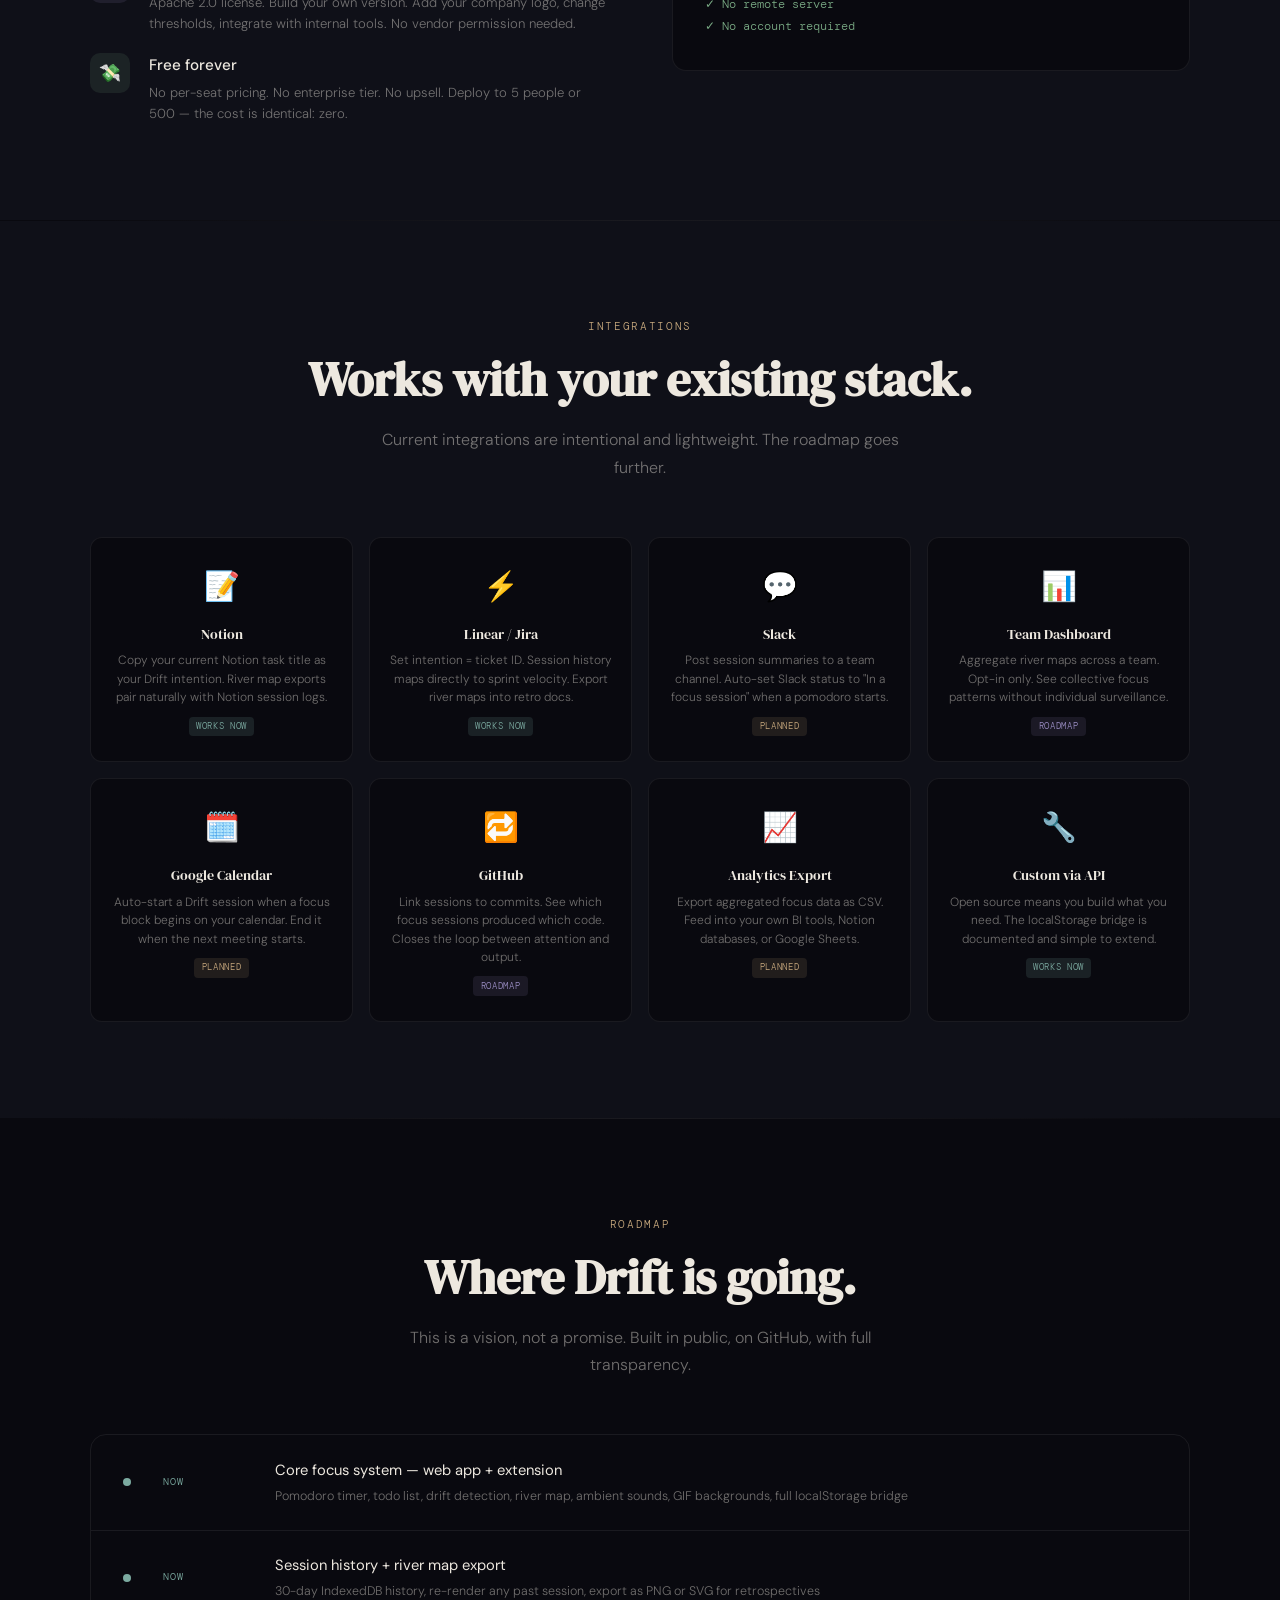
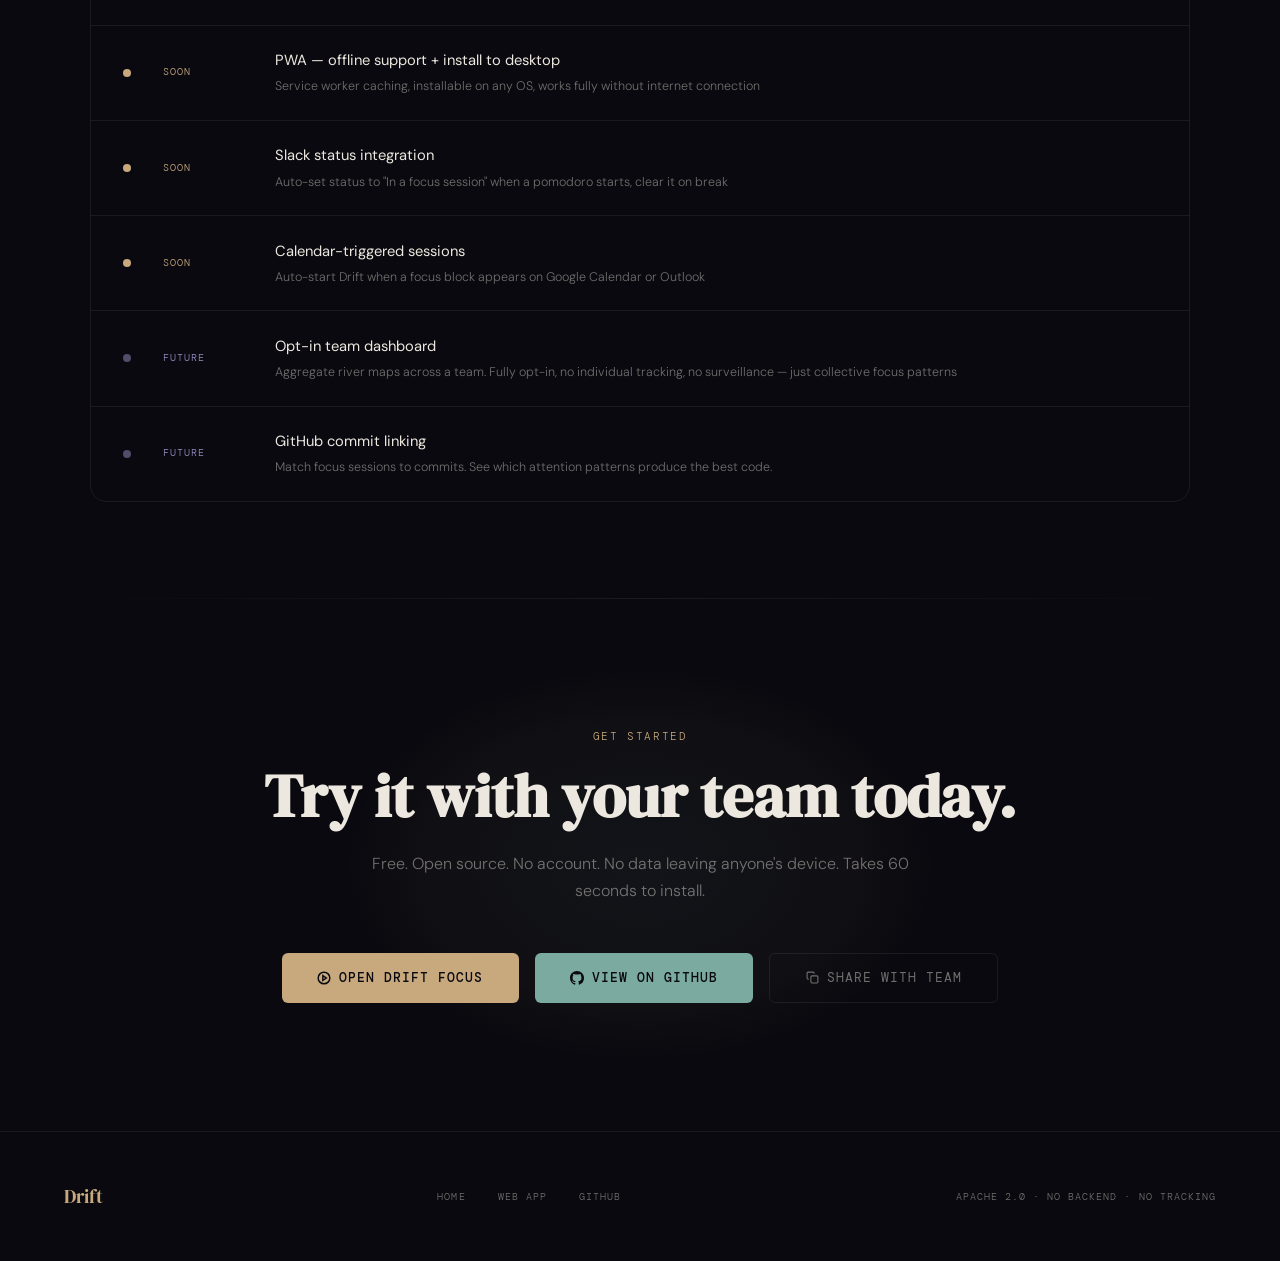
<file: enterprise.html>
<!DOCTYPE html>
<html lang="en">
<head>
<meta charset="UTF-8">
<meta name="viewport" content="width=device-width, initial-scale=1.0">
<title>Drift for Teams — Focus infrastructure for companies that care about deep work</title>
<link rel="preconnect" href="https://fonts.googleapis.com">
<link href="https://fonts.googleapis.com/css2?family=DM+Serif+Display:ital@0;1&family=DM+Mono:wght@300;400;500&family=DM+Sans:ital,wght@0,300;0,400;0,500;1,300&display=swap" rel="stylesheet">
<style>
*,*::before,*::after{box-sizing:border-box;margin:0;padding:0}
:root{
  --bg:#09090f;--bg2:#0f1018;--bg3:#161720;--bg4:#1a1b26;
  --border:rgba(255,255,255,0.07);--border2:rgba(255,255,255,0.12);
  --text:#ede8df;--muted:rgba(237,232,223,0.45);--muted2:rgba(237,232,223,0.25);
  --accent:#c8a97e;--accent2:#7baaa0;--red:#d4766a;--purple:#9b8ec4;
}
html{scroll-behavior:smooth}
body{background:var(--bg);color:var(--text);font-family:'DM Sans',sans-serif;font-weight:300;line-height:1.7;overflow-x:hidden}

/* GRAIN */
body::after{content:'';position:fixed;inset:0;z-index:999;pointer-events:none;opacity:0.025;
  background-image:url("data:image/svg+xml,%3Csvg viewBox='0 0 256 256' xmlns='http://www.w3.org/2000/svg'%3E%3Cfilter id='n'%3E%3CfeTurbulence type='fractalNoise' baseFrequency='0.9' numOctaves='4' stitchTiles='stitch'/%3E%3C/filter%3E%3Crect width='100%25' height='100%25' filter='url(%23n)'/%3E%3C/svg%3E");
  background-size:200px 200px}

/* NAV */
nav{position:fixed;top:0;left:0;right:0;z-index:100;display:flex;align-items:center;justify-content:space-between;padding:1.2rem 4rem;background:rgba(9,9,15,0.88);backdrop-filter:blur(16px);border-bottom:1px solid var(--border)}
.nav-logo{font-family:'DM Serif Display',serif;font-size:1.5rem;color:var(--accent);letter-spacing:0.02em;text-decoration:none}
.nav-logo span{font-size:0.75rem;font-family:'DM Mono',monospace;color:var(--accent2);letter-spacing:0.1em;margin-left:0.5rem;vertical-align:middle}
.nav-right{display:flex;gap:1.5rem;align-items:center}
.nav-link{font-family:'DM Mono',monospace;font-size:0.72rem;color:var(--muted);text-decoration:none;letter-spacing:0.08em;text-transform:uppercase;transition:color 0.2s}
.nav-link:hover{color:var(--text)}
.nav-cta{font-family:'DM Mono',monospace;font-size:0.72rem;letter-spacing:0.08em;text-transform:uppercase;padding:0.5rem 1.2rem;background:var(--accent);color:#09090f;text-decoration:none;border-radius:4px;font-weight:500;transition:all 0.2s}
.nav-cta:hover{opacity:0.85;transform:translateY(-1px)}

/* BUTTONS */
.btn-primary{font-family:'DM Mono',monospace;font-size:0.8rem;letter-spacing:0.08em;text-transform:uppercase;font-weight:500;padding:0.9rem 2.2rem;background:var(--accent);color:#09090f;text-decoration:none;border-radius:6px;transition:all 0.25s;display:inline-flex;align-items:center;gap:0.5rem}
.btn-primary:hover{background:#d4b88e;transform:translateY(-2px);box-shadow:0 8px 28px rgba(200,169,126,0.25)}
.btn-secondary{font-family:'DM Mono',monospace;font-size:0.8rem;letter-spacing:0.08em;text-transform:uppercase;padding:0.9rem 2.2rem;border:1px solid var(--border);color:var(--muted);text-decoration:none;border-radius:6px;transition:all 0.25s;display:inline-flex;align-items:center;gap:0.5rem}
.btn-secondary:hover{border-color:rgba(255,255,255,0.2);color:var(--text);transform:translateY(-2px)}
.btn-accent2{font-family:'DM Mono',monospace;font-size:0.8rem;letter-spacing:0.08em;text-transform:uppercase;font-weight:500;padding:0.9rem 2.2rem;background:var(--accent2);color:#09090f;text-decoration:none;border-radius:6px;transition:all 0.25s;display:inline-flex;align-items:center;gap:0.5rem}
.btn-accent2:hover{background:#8ec4ba;transform:translateY(-2px);box-shadow:0 8px 24px rgba(123,170,160,0.25)}

/* HERO */
.hero{min-height:100vh;display:flex;flex-direction:column;align-items:center;justify-content:center;text-align:center;padding:8rem 2rem 5rem;position:relative;overflow:hidden}
.hero-bg{position:absolute;inset:0;z-index:0;overflow:hidden}
#enterprise-canvas{position:absolute;inset:0;width:100%;height:100%;z-index:0}

.hero-content{position:relative;z-index:1;max-width:820px}
.hero-eyebrow{display:inline-flex;align-items:center;gap:0.6rem;font-family:'DM Mono',monospace;font-size:0.68rem;letter-spacing:0.15em;text-transform:uppercase;color:var(--accent2);border:1px solid rgba(123,170,160,0.3);padding:0.3rem 0.9rem;border-radius:100px;margin-bottom:2rem;animation:fadeUp 0.8s ease forwards;opacity:0}
.hero-title{font-family:'DM Serif Display',serif;font-size:clamp(2.8rem,6vw,5rem);line-height:1.1;letter-spacing:-0.02em;margin-bottom:1.5rem;animation:fadeUp 0.8s 0.15s ease forwards;opacity:0}
.hero-title em{font-style:italic;color:var(--accent)}
.hero-title .highlight{color:var(--accent2)}
.hero-sub{font-size:1.05rem;color:var(--muted);max-width:560px;margin:0 auto 3rem;animation:fadeUp 0.8s 0.3s ease forwards;opacity:0}
.hero-actions{display:flex;gap:1rem;justify-content:center;flex-wrap:wrap;animation:fadeUp 0.8s 0.45s ease forwards;opacity:0}

/* STAT STRIP */
.stat-strip{background:var(--bg2);border-top:1px solid var(--border);border-bottom:1px solid var(--border);padding:2rem;display:flex;justify-content:center;gap:0;overflow:hidden}
.stat-item{flex:1;max-width:220px;text-align:center;padding:0 2rem;border-right:1px solid var(--border)}
.stat-item:last-child{border-right:none}
.stat-num{font-family:'DM Serif Display',serif;font-size:2.5rem;color:var(--accent);line-height:1}
.stat-desc{font-size:0.8rem;color:var(--muted);margin-top:0.3rem;font-family:'DM Mono',monospace;font-size:0.68rem;letter-spacing:0.05em}

/* SECTION BASE */
section{padding:6rem 2rem}
.container{max-width:1100px;margin:0 auto}
.section-label{font-family:'DM Mono',monospace;font-size:0.68rem;letter-spacing:0.15em;text-transform:uppercase;color:var(--accent);margin-bottom:1rem}
.section-title{font-family:'DM Serif Display',serif;font-size:clamp(2rem,4vw,3rem);line-height:1.15;margin-bottom:1.2rem}
.section-sub{color:var(--muted);font-size:1rem;max-width:540px}
.divider{height:1px;background:linear-gradient(90deg,transparent,var(--border),transparent);margin:0 4rem}
.centered{text-align:center}
.centered .section-sub{margin:0 auto}

/* PROBLEM */
.problem-grid{display:grid;grid-template-columns:repeat(3,1fr);gap:1px;background:var(--border);border:1px solid var(--border);border-radius:16px;overflow:hidden;margin-top:3.5rem}
.problem-card{background:var(--bg2);padding:2rem 1.8rem}
.problem-num{font-family:'DM Mono',monospace;font-size:0.65rem;letter-spacing:0.12em;text-transform:uppercase;color:var(--muted2);margin-bottom:1rem}
.problem-card h3{font-family:'DM Serif Display',serif;font-size:1.2rem;font-weight:400;margin-bottom:0.6rem;line-height:1.3}
.problem-card p{font-size:0.85rem;color:var(--muted);line-height:1.65}
.problem-stat{font-family:'DM Mono',monospace;font-size:0.75rem;color:var(--red);margin-top:0.8rem;padding-top:0.8rem;border-top:1px solid var(--border)}

/* WORKFLOW */
.workflow-bg{background:var(--bg2)}
.workflow-steps{display:flex;flex-direction:column;gap:0;margin-top:3.5rem;border:1px solid var(--border);border-radius:16px;overflow:hidden}
.workflow-step{display:grid;grid-template-columns:80px 1fr 1fr;gap:0;align-items:stretch;border-bottom:1px solid var(--border)}
.workflow-step:last-child{border-bottom:none}
.workflow-step:hover{background:rgba(255,255,255,0.015)}
.ws-num{display:flex;align-items:center;justify-content:center;padding:2rem;border-right:1px solid var(--border);font-family:'DM Serif Display',serif;font-size:2rem;color:var(--accent);opacity:0.4}
.ws-content{padding:1.8rem 2rem;border-right:1px solid var(--border)}
.ws-content h3{font-family:'DM Serif Display',serif;font-size:1.15rem;font-weight:400;margin-bottom:0.5rem}
.ws-content p{font-size:0.85rem;color:var(--muted);line-height:1.65}
.ws-result{padding:1.8rem 2rem;display:flex;flex-direction:column;justify-content:center}
.ws-result-label{font-family:'DM Mono',monospace;font-size:0.6rem;letter-spacing:0.1em;text-transform:uppercase;color:var(--muted2);margin-bottom:0.4rem}
.ws-result-val{font-size:0.88rem;color:var(--accent2)}

/* PERSONAS */
.personas-grid{display:grid;grid-template-columns:repeat(3,1fr);gap:1.2rem;margin-top:3.5rem}
.persona-card{background:var(--bg2);border:1px solid var(--border);border-radius:16px;padding:2rem;transition:all 0.25s;position:relative;overflow:hidden}
.persona-card::before{content:'';position:absolute;top:0;left:0;right:0;height:3px}
.persona-card.startup::before{background:linear-gradient(90deg,var(--accent),var(--orange,#d4956a))}
.persona-card.remote::before{background:linear-gradient(90deg,var(--accent2),var(--purple))}
.persona-card.dev::before{background:linear-gradient(90deg,var(--purple),var(--accent2))}
.persona-card:hover{border-color:var(--border2);transform:translateY(-2px)}
.persona-icon{font-size:2rem;margin-bottom:1rem}
.persona-card h3{font-family:'DM Serif Display',serif;font-size:1.2rem;font-weight:400;margin-bottom:0.4rem}
.persona-tag{font-family:'DM Mono',monospace;font-size:0.62rem;letter-spacing:0.08em;text-transform:uppercase;color:var(--muted2);margin-bottom:0.8rem}
.persona-card p{font-size:0.85rem;color:var(--muted);line-height:1.65;margin-bottom:1rem}
.persona-wins{list-style:none;display:flex;flex-direction:column;gap:0.35rem}
.persona-wins li{font-size:0.8rem;color:var(--muted);display:flex;gap:0.5rem;align-items:flex-start}
.persona-wins li::before{content:'→';color:var(--accent);font-family:'DM Mono',monospace;flex-shrink:0}

/* OPEN SOURCE */
.oss-grid{display:grid;grid-template-columns:1fr 1fr;gap:4rem;align-items:center;margin-top:3.5rem}
.oss-points{display:flex;flex-direction:column;gap:1.2rem}
.oss-point{display:flex;gap:1.2rem;align-items:flex-start}
.oss-icon{width:40px;height:40px;border-radius:10px;display:flex;align-items:center;justify-content:center;font-size:1.1rem;flex-shrink:0}
.oss-point h4{font-size:0.95rem;font-weight:500;margin-bottom:0.2rem}
.oss-point p{font-size:0.82rem;color:var(--muted);line-height:1.6}
.oss-code{background:var(--bg);border:1px solid var(--border);border-radius:14px;padding:2rem;font-family:'DM Mono',monospace;font-size:0.72rem;line-height:1.9;color:var(--muted)}
.oss-code .c{color:rgba(237,232,223,0.2)}
.oss-code .k{color:var(--accent2)}
.oss-code .v{color:var(--accent)}
.oss-code .g{color:var(--green,#7aab85)}

/* INTEGRATIONS */
.integrations-bg{background:var(--bg2)}
.integrations-grid{display:grid;grid-template-columns:repeat(4,1fr);gap:1rem;margin-top:3.5rem}
.integration-card{background:var(--bg);border:1px solid var(--border);border-radius:12px;padding:1.5rem 1.2rem;text-align:center;transition:all 0.2s}
.integration-card:hover{border-color:var(--border2);transform:translateY(-2px)}
.integration-icon{font-size:1.8rem;margin-bottom:0.7rem}
.integration-card h4{font-size:0.9rem;font-weight:400;margin-bottom:0.3rem;font-family:'DM Serif Display',serif}
.integration-card p{font-size:0.75rem;color:var(--muted);line-height:1.55}
.integration-tag{font-family:'DM Mono',monospace;font-size:0.55rem;letter-spacing:0.08em;text-transform:uppercase;padding:0.15rem 0.45rem;border-radius:4px;margin-top:0.6rem;display:inline-block}
.tag-now{background:rgba(123,170,160,0.15);color:var(--accent2)}
.tag-soon{background:rgba(200,169,126,0.12);color:var(--accent)}
.tag-future{background:rgba(155,142,196,0.12);color:var(--purple)}

/* ROADMAP */
.roadmap-list{display:flex;flex-direction:column;gap:0;margin-top:3.5rem;border:1px solid var(--border);border-radius:16px;overflow:hidden}
.roadmap-item{display:flex;align-items:center;gap:2rem;padding:1.4rem 2rem;border-bottom:1px solid var(--border);transition:background 0.2s}
.roadmap-item:last-child{border-bottom:none}
.roadmap-item:hover{background:rgba(255,255,255,0.015)}
.roadmap-phase{font-family:'DM Mono',monospace;font-size:0.62rem;letter-spacing:0.1em;text-transform:uppercase;width:80px;flex-shrink:0}
.phase-now{color:var(--accent2)}
.phase-soon{color:var(--accent)}
.phase-future{color:var(--purple)}
.roadmap-content{flex:1}
.roadmap-content h4{font-size:0.92rem;font-weight:400;margin-bottom:0.2rem}
.roadmap-content p{font-size:0.78rem;color:var(--muted)}
.roadmap-dot{width:8px;height:8px;border-radius:50%;flex-shrink:0}
.dot-now{background:var(--accent2)}
.dot-soon{background:var(--accent)}
.dot-future{background:var(--purple);opacity:0.5}

/* CTA */
.cta-section{text-align:center;padding:8rem 2rem;position:relative;overflow:hidden}
.cta-glow{position:absolute;top:50%;left:50%;transform:translate(-50%,-50%);width:600px;height:400px;background:radial-gradient(ellipse,rgba(123,170,160,0.07) 0%,rgba(200,169,126,0.04) 50%,transparent 70%);pointer-events:none}
.cta-section .section-title{font-size:clamp(2.2rem,5vw,3.8rem);margin-bottom:1.2rem}
.cta-section .section-sub{margin:0 auto 3rem}
.cta-actions{display:flex;gap:1rem;justify-content:center;flex-wrap:wrap}
.copy-btn{font-family:'DM Mono',monospace;font-size:0.8rem;letter-spacing:0.08em;text-transform:uppercase;padding:0.9rem 2.2rem;border:1px solid var(--border);color:var(--muted);background:transparent;border-radius:6px;cursor:pointer;transition:all 0.25s;display:inline-flex;align-items:center;gap:0.5rem}
.copy-btn:hover{border-color:rgba(255,255,255,0.2);color:var(--text)}

/* FOOTER */
footer{padding:3rem 4rem;border-top:1px solid var(--border);display:flex;align-items:center;justify-content:space-between;flex-wrap:wrap;gap:1rem}
.footer-logo{font-family:'DM Serif Display',serif;font-size:1.2rem;color:var(--accent)}
.footer-links{display:flex;gap:2rem}
.footer-links a{font-family:'DM Mono',monospace;font-size:0.65rem;letter-spacing:0.1em;text-transform:uppercase;color:var(--muted);text-decoration:none;transition:color 0.2s}
.footer-links a:hover{color:var(--text)}
.footer-meta{font-family:'DM Mono',monospace;font-size:0.65rem;letter-spacing:0.1em;text-transform:uppercase;color:var(--muted)}

/* REVEAL */
.reveal{opacity:0;transform:translateY(24px);transition:opacity 0.7s ease,transform 0.7s ease}
.reveal.visible{opacity:1;transform:translateY(0)}

@keyframes fadeUp{from{opacity:0;transform:translateY(20px)}to{opacity:1;transform:translateY(0)}}

/* RESPONSIVE */
@media(max-width:900px){
  nav{padding:1rem 1.5rem}
  .problem-grid,.personas-grid{grid-template-columns:1fr}
  .integrations-grid{grid-template-columns:1fr 1fr}
  .oss-grid{grid-template-columns:1fr;gap:2.5rem}
  .workflow-step{grid-template-columns:60px 1fr}
  .ws-result{display:none}
  .stat-strip{flex-wrap:wrap}
  .stat-item{border-right:none;border-bottom:1px solid var(--border);min-width:50%}
  footer{flex-direction:column;align-items:flex-start;padding:2rem 1.5rem}
}
@media(max-width:600px){
  .integrations-grid{grid-template-columns:1fr}
  .nav-right .nav-link{display:none}
}
</style>
</head>
<body>

<nav>
  <a href="index.html" class="nav-logo">Drift <span>for teams</span></a>
  <div class="nav-right">
    <a href="#problem" class="nav-link">Problem</a>
    <a href="#workflow" class="nav-link">Workflow</a>
    <a href="#integrations" class="nav-link">Integrations</a>
    <a href="#roadmap" class="nav-link">Roadmap</a>
    <a href="index.html" class="nav-link">← Back</a>
    <a href="app.html" class="nav-cta">Try Drift →</a>
  </div>
</nav>

<!-- HERO -->
<section class="hero">
  <div class="hero-bg">
    <canvas id="enterprise-canvas"></canvas>
  </div>
  <div class="hero-content">
    <span class="hero-eyebrow">
      <svg width="8" height="8" viewBox="0 0 8 8"><circle cx="4" cy="4" r="4" fill="currentColor"/></svg>
      Drift for Teams
    </span>
    <h1 class="hero-title">Your team is losing hours<br>to distraction.<br><em>Drift shows you where.</em></h1>
    <p class="hero-sub">A fully local, open-source focus system that gives individuals the tools to do their best work — and gives teams an honest picture of where attention actually goes.</p>
    <div class="hero-actions">
      <a href="#workflow" class="btn-accent2">See how it works</a>
      <a href="https://github.com/pensivevenus/Drift" target="_blank" class="btn-secondary">
        <svg width="14" height="14" viewBox="0 0 24 24" fill="currentColor"><path d="M12 0C5.37 0 0 5.37 0 12c0 5.31 3.435 9.795 8.205 11.385.6.105.825-.255.825-.57 0-.285-.015-1.23-.015-2.235-3.015.555-3.795-.735-4.035-1.41-.135-.345-.72-1.41-1.23-1.695-.42-.225-1.02-.78-.015-.795.945-.015 1.62.87 1.845 1.23 1.08 1.815 2.805 1.305 3.495.99.105-.78.42-1.305.765-1.605-2.67-.3-5.46-1.335-5.46-5.925 0-1.305.465-2.385 1.23-3.225-.12-.3-.54-1.53.12-3.18 0 0 1.005-.315 3.3 1.23.96-.27 1.98-.405 3-.405s2.04.135 3 .405c2.295-1.56 3.3-1.23 3.3-1.23.66 1.65.24 2.88.12 3.18.765.84 1.23 1.905 1.23 3.225 0 4.605-2.805 5.625-5.475 5.925.435.375.81 1.095.81 2.22 0 1.605-.015 2.895-.015 3.3 0 .315.225.69.825.57A12.02 12.02 0 0 0 24 12c0-6.63-5.37-12-12-12z"/></svg>
        View Source
      </a>
    </div>
  </div>
</section>

<!-- STAT STRIP -->
<div class="stat-strip">
  <div class="stat-item">
    <div class="stat-num">58%</div>
    <div class="stat-desc">of workday spent on reactive work, not deep work*</div>
  </div>
  <div class="stat-item">
    <div class="stat-num">23m</div>
    <div class="stat-desc">average time to regain focus after an interruption*</div>
  </div>
  <div class="stat-item">
    <div class="stat-num">$0</div>
    <div class="stat-desc">cost to deploy Drift across your entire team</div>
  </div>
  <div class="stat-item">
    <div class="stat-num">0</div>
    <div class="stat-desc">bytes of employee data ever leaving their device</div>
  </div>
</div>

<div class="divider"></div>

<!-- PROBLEM -->
<section id="problem">
  <div class="container">
    <div class="reveal centered">
      <div class="section-label">The Problem</div>
      <h2 class="section-title">Deep work is dying in modern teams.</h2>
      <p class="section-sub">Not because people are lazy. Because there's no feedback loop between intention and action.</p>
    </div>
    <div class="problem-grid reveal">
      <div class="problem-card">
        <div class="problem-num">01</div>
        <h3>No visibility into focus time</h3>
        <p>Managers track output, not the conditions that produce it. There's no way to know if your team had four hours of deep work or forty context switches.</p>
        <div class="problem-stat">→ Most teams have zero focus metrics</div>
      </div>
      <div class="problem-card">
        <div class="problem-num">02</div>
        <h3>Notifications kill flow before it starts</h3>
        <p>Slack pings, email alerts, calendar reminders — the average knowledge worker is interrupted every 3 minutes. Real focus never has a chance to begin.</p>
        <div class="problem-stat">→ 3 min avg. time between interruptions*</div>
      </div>
      <div class="problem-card">
        <div class="problem-num">03</div>
        <h3>Tab switching is invisible drift</h3>
        <p>Opening 8 tabs while "working" looks like productivity. It isn't. Without tracking, this drift goes completely unnoticed until the deadline arrives.</p>
        <div class="problem-stat">→ Workers avg. 10+ tab switches per task*</div>
      </div>
      <div class="problem-card">
        <div class="problem-num">04</div>
        <h3>Existing tools are too aggressive</h3>
        <p>Website blockers create resentment. Time trackers feel like surveillance. Neither addresses the actual moment distraction begins.</p>
        <div class="problem-stat">→ 67% abandon focus tools within a week*</div>
      </div>
      <div class="problem-card">
        <div class="problem-num">05</div>
        <h3>Remote teams drift without accountability</h3>
        <p>In-office presence created implicit focus pressure. Remote work removed that without replacing it with anything better. Drift fills that gap — privately.</p>
        <div class="problem-stat">→ Remote workers report 40% more distraction*</div>
      </div>
      <div class="problem-card">
        <div class="problem-num">06</div>
        <h3>Data privacy blocks adoption</h3>
        <p>Most productivity tools require accounts, cloud sync, and data sharing. IT won't approve them. Employees won't trust them. Drift sidesteps all of this.</p>
        <div class="problem-stat">→ 100% local, zero compliance risk</div>
      </div>
    </div>
    <p style="font-size:0.7rem;color:var(--muted2);font-family:'DM Mono',monospace;margin-top:1.5rem;text-align:center">* Industry research aggregated from Microsoft WorkLab, RescueTime, and UC Irvine studies</p>
  </div>
</section>

<div class="divider"></div>

<!-- WORKFLOW -->
<section id="workflow" class="workflow-bg">
  <div class="container">
    <div class="reveal centered">
      <div class="section-label">Team Workflow</div>
      <h2 class="section-title">How Drift fits into how your team already works.</h2>
      <p class="section-sub">No onboarding. No training. No process change. Just install and start.</p>
    </div>
    <div class="workflow-steps reveal">
      <div class="workflow-step">
        <div class="ws-num">1</div>
        <div class="ws-content">
          <h3>Developer starts a sprint task</h3>
          <p>Opens a new tab, sees the Drift intention prompt. Types "implement auth flow — ticket #247". Presses Enter. Drift begins silently tracking the session.</p>
        </div>
        <div class="ws-result">
          <div class="ws-result-label">What Drift captures</div>
          <div class="ws-result-val">Session start, intention, timestamp → IndexedDB</div>
        </div>
      </div>
      <div class="workflow-step">
        <div class="ws-num">2</div>
        <div class="ws-content">
          <h3>They open 6 tabs in 30 seconds</h3>
          <p>Stack Overflow, GitHub, docs, Twitter. Drift detects the tab burst. A gentle overlay appears — not a block, just a mirror: "You meant to implement auth flow." Two options: keep going or refocus.</p>
        </div>
        <div class="ws-result">
          <div class="ws-result-label">What happens</div>
          <div class="ws-result-val">Soft interrupt — no alarm, no shame, just awareness</div>
        </div>
      </div>
      <div class="workflow-step">
        <div class="ws-num">3</div>
        <div class="ws-content">
          <h3>Pomodoro ends after 25 minutes</h3>
          <p>The Web Audio chime plays. Session closes. The river map renders — a canvas visualisation of every domain visited, time on each, colour-coded by site. The honest picture of the last 25 minutes.</p>
        </div>
        <div class="ws-result">
          <div class="ws-result-label">Output</div>
          <div class="ws-result-val">River map PNG/SVG — shareable in standups</div>
        </div>
      </div>
      <div class="workflow-step">
        <div class="ws-num">4</div>
        <div class="ws-content">
          <h3>Team lead shares their river map in standup</h3>
          <p>Not to prove productivity — to model honest self-reflection. "Here's my session from yesterday. I got pulled into Slack for 40 minutes during what I thought was a deep work block." Culture shift starts here.</p>
        </div>
        <div class="ws-result">
          <div class="ws-result-label">Team impact</div>
          <div class="ws-result-val">Psychological safety around focus — not surveillance</div>
        </div>
      </div>
      <div class="workflow-step">
        <div class="ws-num">5</div>
        <div class="ws-content">
          <h3>Designer uses the web app during UI work</h3>
          <p>Opens app.html, adds tasks from today's design brief, starts a pomodoro. Drift bridges the intention to the extension — every new tab automatically shows the current task. No re-typing. No friction.</p>
        </div>
        <div class="ws-result">
          <div class="ws-result-label">Bridge mechanism</div>
          <div class="ws-result-val">localStorage → extension reads on every new tab</div>
        </div>
      </div>
    </div>
  </div>
</section>

<div class="divider"></div>

<!-- PERSONAS -->
<section id="personas">
  <div class="container">
    <div class="reveal centered">
      <div class="section-label">Who it's for</div>
      <h2 class="section-title">Three teams. One tool.</h2>
    </div>
    <div class="personas-grid reveal">
      <div class="persona-card startup">
        <div class="persona-icon">🚀</div>
        <h3>Early-stage startups</h3>
        <div class="persona-tag">5–30 people · everyone wears many hats</div>
        <p>When everyone is doing three jobs, focus is the only competitive advantage. Drift helps small teams protect deep work time without adding process overhead.</p>
        <ul class="persona-wins">
          <li>Set daily intentions tied to current sprint goals</li>
          <li>Pomodoro rhythm keeps energy sustainable during crunch</li>
          <li>River maps reveal where time actually went vs where it was planned</li>
          <li>Zero setup — works on day one, no IT required</li>
        </ul>
      </div>
      <div class="persona-card remote">
        <div class="persona-icon">🌐</div>
        <h3>Remote & async teams</h3>
        <div class="persona-tag">Distributed · timezone-split · async-first</div>
        <p>Remote work removed office focus pressure without replacing it. Drift gives each team member a personal accountability loop that works entirely in their own browser.</p>
        <ul class="persona-wins">
          <li>No shared dashboard needed — privacy is built in</li>
          <li>Async standup: share your river map export instead of a status update</li>
          <li>Streak counter builds consistent daily focus habits</li>
          <li>Works offline — no wifi, no problem</li>
        </ul>
      </div>
      <div class="persona-card dev">
        <div class="persona-icon">⌨️</div>
        <h3>Engineering teams</h3>
        <div class="persona-tag">Developers · sprint culture · deep work heavy</div>
        <p>Engineers already understand the value of flow state. Drift speaks their language — open source, no accounts, local-first, fully auditable. It fits naturally into existing sprint culture.</p>
        <ul class="persona-wins">
          <li>Intention = current ticket number — natural pairing with Jira/Linear</li>
          <li>Tab burst detection catches context switching before it derails a session</li>
          <li>River map exports for sprint retrospectives</li>
          <li>Apache 2.0 — fork it, extend it, own it</li>
        </ul>
      </div>
    </div>
  </div>
</section>

<div class="divider"></div>

<!-- OPEN SOURCE ADVANTAGE -->
<section id="oss" class="workflow-bg">
  <div class="container">
    <div class="oss-grid">
      <div class="reveal">
        <div class="section-label">Open Source Advantage</div>
        <h2 class="section-title">Zero compliance risk.<br>Full transparency.</h2>
        <p style="color:var(--muted);margin-bottom:2rem;font-size:0.95rem">Most productivity tools are SaaS products that collect usage data on your employees. Drift takes the opposite position.</p>
        <div class="oss-points">
          <div class="oss-point">
            <div class="oss-icon" style="background:rgba(123,170,160,0.12);color:var(--accent2)">🔒</div>
            <div>
              <h4>No data leaves the device</h4>
              <p>Everything lives in IndexedDB and localStorage on the employee's machine. IT never needs to approve it. Legal never needs to review it.</p>
            </div>
          </div>
          <div class="oss-point">
            <div class="oss-icon" style="background:rgba(200,169,126,0.12);color:var(--accent)">📋</div>
            <div>
              <h4>Fully auditable codebase</h4>
              <p>Every line of code is public on GitHub. Your security team can review exactly what the extension does before anyone installs it.</p>
            </div>
          </div>
          <div class="oss-point">
            <div class="oss-icon" style="background:rgba(155,142,196,0.12);color:var(--purple)">⚙️</div>
            <div>
              <h4>Fork and customize</h4>
              <p>Apache 2.0 license. Build your own version. Add your company logo, change thresholds, integrate with internal tools. No vendor permission needed.</p>
            </div>
          </div>
          <div class="oss-point">
            <div class="oss-icon" style="background:rgba(122,171,133,0.12);color:#7aab85">💸</div>
            <div>
              <h4>Free forever</h4>
              <p>No per-seat pricing. No enterprise tier. No upsell. Deploy to 5 people or 500 — the cost is identical: zero.</p>
            </div>
          </div>
        </div>
      </div>
      <div class="oss-code reveal">
        <span class="c">// What the extension stores</span><br>
        <span class="c">// (everything stays local)</span><br><br>
        IndexedDB:<br>
        &nbsp;&nbsp;<span class="k">sessions</span> → <span class="v">events, domain names, duration</span><br>
        &nbsp;&nbsp;<span class="k">history</span> → <span class="v">30 days, then auto-pruned</span><br><br>
        localStorage:<br>
        &nbsp;&nbsp;<span class="k">drift_intention</span> → <span class="v">"current task"</span><br>
        &nbsp;&nbsp;<span class="k">drift_active_session</span> → <span class="v">UUID</span><br>
        &nbsp;&nbsp;<span class="k">drift_tasks</span> → <span class="v">todo list JSON</span><br><br>
        <span class="c">// What is never stored</span><br>
        <span class="g">✓ No full URLs</span><br>
        <span class="g">✓ No page content</span><br>
        <span class="g">✓ No keystrokes</span><br>
        <span class="g">✓ No analytics</span><br>
        <span class="g">✓ No remote server</span><br>
        <span class="g">✓ No account required</span>
      </div>
    </div>
  </div>
</section>

<div class="divider"></div>

<!-- INTEGRATIONS -->
<section id="integrations" class="integrations-bg">
  <div class="container">
    <div class="reveal centered">
      <div class="section-label">Integrations</div>
      <h2 class="section-title">Works with your existing stack.</h2>
      <p class="section-sub">Current integrations are intentional and lightweight. The roadmap goes further.</p>
    </div>
    <div class="integrations-grid reveal">
      <div class="integration-card">
        <div class="integration-icon">📝</div>
        <h4>Notion</h4>
        <p>Copy your current Notion task title as your Drift intention. River map exports pair naturally with Notion session logs.</p>
        <span class="integration-tag tag-now">Works now</span>
      </div>
      <div class="integration-card">
        <div class="integration-icon">⚡</div>
        <h4>Linear / Jira</h4>
        <p>Set intention = ticket ID. Session history maps directly to sprint velocity. Export river maps into retro docs.</p>
        <span class="integration-tag tag-now">Works now</span>
      </div>
      <div class="integration-card">
        <div class="integration-icon">💬</div>
        <h4>Slack</h4>
        <p>Post session summaries to a team channel. Auto-set Slack status to "In a focus session" when a pomodoro starts.</p>
        <span class="integration-tag tag-soon">Planned</span>
      </div>
      <div class="integration-card">
        <div class="integration-icon">📊</div>
        <h4>Team Dashboard</h4>
        <p>Aggregate river maps across a team. Opt-in only. See collective focus patterns without individual surveillance.</p>
        <span class="integration-tag tag-future">Roadmap</span>
      </div>
      <div class="integration-card">
        <div class="integration-icon">🗓️</div>
        <h4>Google Calendar</h4>
        <p>Auto-start a Drift session when a focus block begins on your calendar. End it when the next meeting starts.</p>
        <span class="integration-tag tag-soon">Planned</span>
      </div>
      <div class="integration-card">
        <div class="integration-icon">🔁</div>
        <h4>GitHub</h4>
        <p>Link sessions to commits. See which focus sessions produced which code. Closes the loop between attention and output.</p>
        <span class="integration-tag tag-future">Roadmap</span>
      </div>
      <div class="integration-card">
        <div class="integration-icon">📈</div>
        <h4>Analytics Export</h4>
        <p>Export aggregated focus data as CSV. Feed into your own BI tools, Notion databases, or Google Sheets.</p>
        <span class="integration-tag tag-soon">Planned</span>
      </div>
      <div class="integration-card">
        <div class="integration-icon">🔧</div>
        <h4>Custom via API</h4>
        <p>Open source means you build what you need. The localStorage bridge is documented and simple to extend.</p>
        <span class="integration-tag tag-now">Works now</span>
      </div>
    </div>
  </div>
</section>

<div class="divider"></div>

<!-- ROADMAP -->
<section id="roadmap">
  <div class="container">
    <div class="reveal centered">
      <div class="section-label">Roadmap</div>
      <h2 class="section-title">Where Drift is going.</h2>
      <p class="section-sub">This is a vision, not a promise. Built in public, on GitHub, with full transparency.</p>
    </div>
    <div class="roadmap-list reveal">
      <div class="roadmap-item">
        <div class="roadmap-dot dot-now"></div>
        <div class="roadmap-phase phase-now">Now</div>
        <div class="roadmap-content">
          <h4>Core focus system — web app + extension</h4>
          <p>Pomodoro timer, todo list, drift detection, river map, ambient sounds, GIF backgrounds, full localStorage bridge</p>
        </div>
      </div>
      <div class="roadmap-item">
        <div class="roadmap-dot dot-now"></div>
        <div class="roadmap-phase phase-now">Now</div>
        <div class="roadmap-content">
          <h4>Session history + river map export</h4>
          <p>30-day IndexedDB history, re-render any past session, export as PNG or SVG for retrospectives</p>
        </div>
      </div>
      <div class="roadmap-item">
        <div class="roadmap-dot dot-soon"></div>
        <div class="roadmap-phase phase-soon">Soon</div>
        <div class="roadmap-content">
          <h4>PWA — offline support + install to desktop</h4>
          <p>Service worker caching, installable on any OS, works fully without internet connection</p>
        </div>
      </div>
      <div class="roadmap-item">
        <div class="roadmap-dot dot-soon"></div>
        <div class="roadmap-phase phase-soon">Soon</div>
        <div class="roadmap-content">
          <h4>Slack status integration</h4>
          <p>Auto-set status to "In a focus session" when a pomodoro starts, clear it on break</p>
        </div>
      </div>
      <div class="roadmap-item">
        <div class="roadmap-dot dot-soon"></div>
        <div class="roadmap-phase phase-soon">Soon</div>
        <div class="roadmap-content">
          <h4>Calendar-triggered sessions</h4>
          <p>Auto-start Drift when a focus block appears on Google Calendar or Outlook</p>
        </div>
      </div>
      <div class="roadmap-item">
        <div class="roadmap-dot dot-future"></div>
        <div class="roadmap-phase phase-future">Future</div>
        <div class="roadmap-content">
          <h4>Opt-in team dashboard</h4>
          <p>Aggregate river maps across a team. Fully opt-in, no individual tracking, no surveillance — just collective focus patterns</p>
        </div>
      </div>
      <div class="roadmap-item">
        <div class="roadmap-dot dot-future"></div>
        <div class="roadmap-phase phase-future">Future</div>
        <div class="roadmap-content">
          <h4>GitHub commit linking</h4>
          <p>Match focus sessions to commits. See which attention patterns produce the best code.</p>
        </div>
      </div>
    </div>
  </div>
</section>

<div class="divider"></div>

<!-- CTA -->
<section class="cta-section">
  <div class="cta-glow"></div>
  <div class="container reveal">
    <div class="section-label centered">Get started</div>
    <h2 class="section-title">Try it with your team today.</h2>
    <p class="section-sub">Free. Open source. No account. No data leaving anyone's device. Takes 60 seconds to install.</p>
    <div class="cta-actions">
      <a href="app.html" class="btn-primary">
        <svg width="14" height="14" viewBox="0 0 24 24" fill="none" stroke="currentColor" stroke-width="2.5"><circle cx="12" cy="12" r="10"/><polygon points="10 8 16 12 10 16 10 8"/></svg>
        Open Drift Focus
      </a>
      <a href="https://github.com/pensivevenus/Drift" target="_blank" class="btn-accent2">
        <svg width="14" height="14" viewBox="0 0 24 24" fill="currentColor"><path d="M12 0C5.37 0 0 5.37 0 12c0 5.31 3.435 9.795 8.205 11.385.6.105.825-.255.825-.57 0-.285-.015-1.23-.015-2.235-3.015.555-3.795-.735-4.035-1.41-.135-.345-.72-1.41-1.23-1.695-.42-.225-1.02-.78-.015-.795.945-.015 1.62.87 1.845 1.23 1.08 1.815 2.805 1.305 3.495.99.105-.78.42-1.305.765-1.605-2.67-.3-5.46-1.335-5.46-5.925 0-1.305.465-2.385 1.23-3.225-.12-.3-.54-1.53.12-3.18 0 0 1.005-.315 3.3 1.23.96-.27 1.98-.405 3-.405s2.04.135 3 .405c2.295-1.56 3.3-1.23 3.3-1.23.66 1.65.24 2.88.12 3.18.765.84 1.23 1.905 1.23 3.225 0 4.605-2.805 5.625-5.475 5.925.435.375.81 1.095.81 2.22 0 1.605-.015 2.895-.015 3.3 0 .315.225.69.825.57A12.02 12.02 0 0 0 24 12c0-6.63-5.37-12-12-12z"/></svg>
        View on GitHub
      </a>
      <button class="copy-btn" onclick="copyLink()">
        <svg width="13" height="13" viewBox="0 0 24 24" fill="none" stroke="currentColor" stroke-width="2"><rect x="9" y="9" width="13" height="13" rx="2"/><path d="M5 15H4a2 2 0 0 1-2-2V4a2 2 0 0 1 2-2h9a2 2 0 0 1 2 2v1"/></svg>
        <span id="copy-label">Share with team</span>
      </button>
    </div>
  </div>
</section>

<footer>
  <span class="footer-logo">Drift</span>
  <div class="footer-links">
    <a href="index.html">Home</a>
    <a href="app.html">Web App</a>
    <a href="https://github.com/pensivevenus/Drift" target="_blank">GitHub</a>
  </div>
  <span class="footer-meta">Apache 2.0 · No backend · No tracking</span>
</footer>

<script>
// ── HERO CANVAS ANIMATION ──
(function(){
  const canvas = document.getElementById('enterprise-canvas');
  if(!canvas) return;
  const ctx = canvas.getContext('2d');
  let W, H, particles = [], streams = [], nodes = [], mouseX = 0, mouseY = 0;

  function resize(){
    W = canvas.width = canvas.offsetWidth;
    H = canvas.height = canvas.offsetHeight;
    initScene();
  }

  function initScene(){
    // Network nodes
    nodes = [];
    const count = Math.floor(W * H / 18000);
    for(let i = 0; i < count; i++){
      nodes.push({
        x: Math.random() * W,
        y: Math.random() * H,
        vx: (Math.random() - 0.5) * 0.18,
        vy: (Math.random() - 0.5) * 0.18,
        r: 1 + Math.random() * 1.5,
        color: Math.random() > 0.5 ? 'rgba(123,170,160,' : 'rgba(200,169,126,',
        opacity: 0.15 + Math.random() * 0.45,
      });
    }
    // Horizontal streams
    streams = [];
    const streamCount = 8;
    for(let i = 0; i < streamCount; i++){
      streams.push({
        y: H * (0.08 + (i / streamCount) * 0.88),
        x: -Math.random() * W,
        speed: 0.25 + Math.random() * 0.6,
        width: W * (0.15 + Math.random() * 0.4),
        height: 1 + Math.random() * 1.5,
        color: i % 3 === 0 ? 'rgba(200,169,126,' : i % 3 === 1 ? 'rgba(123,170,160,' : 'rgba(155,142,196,',
        opacity: 0.06 + Math.random() * 0.14,
        wave: Math.random() * Math.PI * 2,
        waveSpeed: 0.004 + Math.random() * 0.006,
        waveAmp: 2 + Math.random() * 6,
      });
    }
    // Rising particles
    particles = [];
    for(let i = 0; i < 55; i++){
      particles.push({
        x: Math.random() * W,
        y: H + Math.random() * H,
        vx: (Math.random() - 0.5) * 0.2,
        vy: -(0.15 + Math.random() * 0.35),
        r: 0.5 + Math.random() * 1.2,
        color: Math.random() > 0.5 ? 'rgba(123,170,160,' : 'rgba(200,169,126,',
        opacity: 0.08 + Math.random() * 0.3,
      });
    }
  }

  function drawConnections(){
    const maxDist = 120;
    for(let i = 0; i < nodes.length; i++){
      for(let j = i + 1; j < nodes.length; j++){
        const dx = nodes[i].x - nodes[j].x;
        const dy = nodes[i].y - nodes[j].y;
        const dist = Math.sqrt(dx*dx + dy*dy);
        if(dist < maxDist){
          const alpha = (1 - dist/maxDist) * 0.08;
          ctx.beginPath();
          ctx.moveTo(nodes[i].x, nodes[i].y);
          ctx.lineTo(nodes[j].x, nodes[j].y);
          ctx.strokeStyle = `rgba(123,170,160,${alpha})`;
          ctx.lineWidth = 0.5;
          ctx.stroke();
        }
      }
      // mouse connections
      const mdx = nodes[i].x - mouseX;
      const mdy = nodes[i].y - mouseY;
      const mdist = Math.sqrt(mdx*mdx + mdy*mdy);
      if(mdist < 160){
        const alpha = (1 - mdist/160) * 0.22;
        ctx.beginPath();
        ctx.moveTo(nodes[i].x, nodes[i].y);
        ctx.lineTo(mouseX, mouseY);
        ctx.strokeStyle = `rgba(200,169,126,${alpha})`;
        ctx.lineWidth = 0.7;
        ctx.stroke();
      }
    }
  }

  function draw(){
    ctx.clearRect(0, 0, W, H);

    // Background gradient
    const bg = ctx.createRadialGradient(W*0.5, H*0.45, 0, W*0.5, H*0.45, Math.max(W,H)*0.7);
    bg.addColorStop(0, 'rgba(14,12,24,0.98)');
    bg.addColorStop(0.4, 'rgba(10,10,18,0.96)');
    bg.addColorStop(1, 'rgba(9,9,15,0.0)');
    ctx.fillStyle = bg;
    ctx.fillRect(0, 0, W, H);

    // Central dual glow
    const g1 = ctx.createRadialGradient(W*0.38, H*0.42, 0, W*0.38, H*0.42, W*0.38);
    g1.addColorStop(0, 'rgba(123,170,160,0.07)');
    g1.addColorStop(1, 'transparent');
    ctx.fillStyle = g1; ctx.fillRect(0,0,W,H);

    const g2 = ctx.createRadialGradient(W*0.62, H*0.55, 0, W*0.62, H*0.55, W*0.32);
    g2.addColorStop(0, 'rgba(200,169,126,0.06)');
    g2.addColorStop(1, 'transparent');
    ctx.fillStyle = g2; ctx.fillRect(0,0,W,H);

    // Grid
    ctx.strokeStyle = 'rgba(255,255,255,0.022)';
    ctx.lineWidth = 0.5;
    const gridSize = 80;
    for(let x = 0; x < W; x += gridSize){
      ctx.beginPath(); ctx.moveTo(x,0); ctx.lineTo(x,H); ctx.stroke();
    }
    for(let y = 0; y < H; y += gridSize){
      ctx.beginPath(); ctx.moveTo(0,y); ctx.lineTo(W,y); ctx.stroke();
    }

    // Streams
    streams.forEach(s => {
      s.wave += s.waveSpeed;
      s.x += s.speed;
      if(s.x > W + 200) s.x = -s.width - 100;
      const yOff = Math.sin(s.wave) * s.waveAmp;
      const grad = ctx.createLinearGradient(s.x, 0, s.x + s.width, 0);
      grad.addColorStop(0, s.color + '0)');
      grad.addColorStop(0.2, s.color + s.opacity + ')');
      grad.addColorStop(0.8, s.color + s.opacity + ')');
      grad.addColorStop(1, s.color + '0)');
      ctx.save();
      ctx.shadowColor = s.color + '0.6)';
      ctx.shadowBlur = 6;
      ctx.fillStyle = grad;
      ctx.beginPath();
      ctx.roundRect(s.x, s.y + yOff - s.height/2, s.width, s.height, s.height/2);
      ctx.fill();
      ctx.restore();
    });

    // Network connections
    drawConnections();

    // Nodes
    nodes.forEach(n => {
      n.x += n.vx; n.y += n.vy;
      if(n.x < 0) n.x = W; if(n.x > W) n.x = 0;
      if(n.y < 0) n.y = H; if(n.y > H) n.y = 0;
      ctx.beginPath();
      ctx.arc(n.x, n.y, n.r, 0, Math.PI*2);
      ctx.fillStyle = n.color + n.opacity + ')';
      ctx.fill();
    });

    // Particles
    particles.forEach(p => {
      p.x += p.vx; p.y += p.vy;
      if(p.y < -10){ p.y = H + 10; p.x = Math.random() * W; }
      ctx.beginPath();
      ctx.arc(p.x, p.y, p.r, 0, Math.PI*2);
      ctx.fillStyle = p.color + p.opacity + ')';
      ctx.fill();
    });

    requestAnimationFrame(draw);
  }

  window.addEventListener('resize', resize);
  window.addEventListener('mousemove', e => {
    const rect = canvas.getBoundingClientRect();
    mouseX = e.clientX - rect.left;
    mouseY = e.clientY - rect.top;
  });
  resize();
  draw();
})();

// Scroll reveal
const observer = new IntersectionObserver(entries => {
  entries.forEach(e => { if(e.isIntersecting) e.target.classList.add('visible'); });
}, { threshold: 0.1 });
document.querySelectorAll('.reveal').forEach(el => observer.observe(el));

// Smooth nav scroll
document.querySelectorAll('a[href^="#"]').forEach(a => {
  a.addEventListener('click', e => {
    const id = a.getAttribute('href').slice(1);
    const target = document.getElementById(id);
    if(target){ e.preventDefault(); target.scrollIntoView({ behavior:'smooth', block:'start' }); }
  });
});

// Copy link
function copyLink() {
  navigator.clipboard.writeText(window.location.href).then(() => {
    document.getElementById('copy-label').textContent = 'Link copied!';
    setTimeout(() => document.getElementById('copy-label').textContent = 'Share with team', 2000);
  });
}
</script>
</body>
</html>
</file>
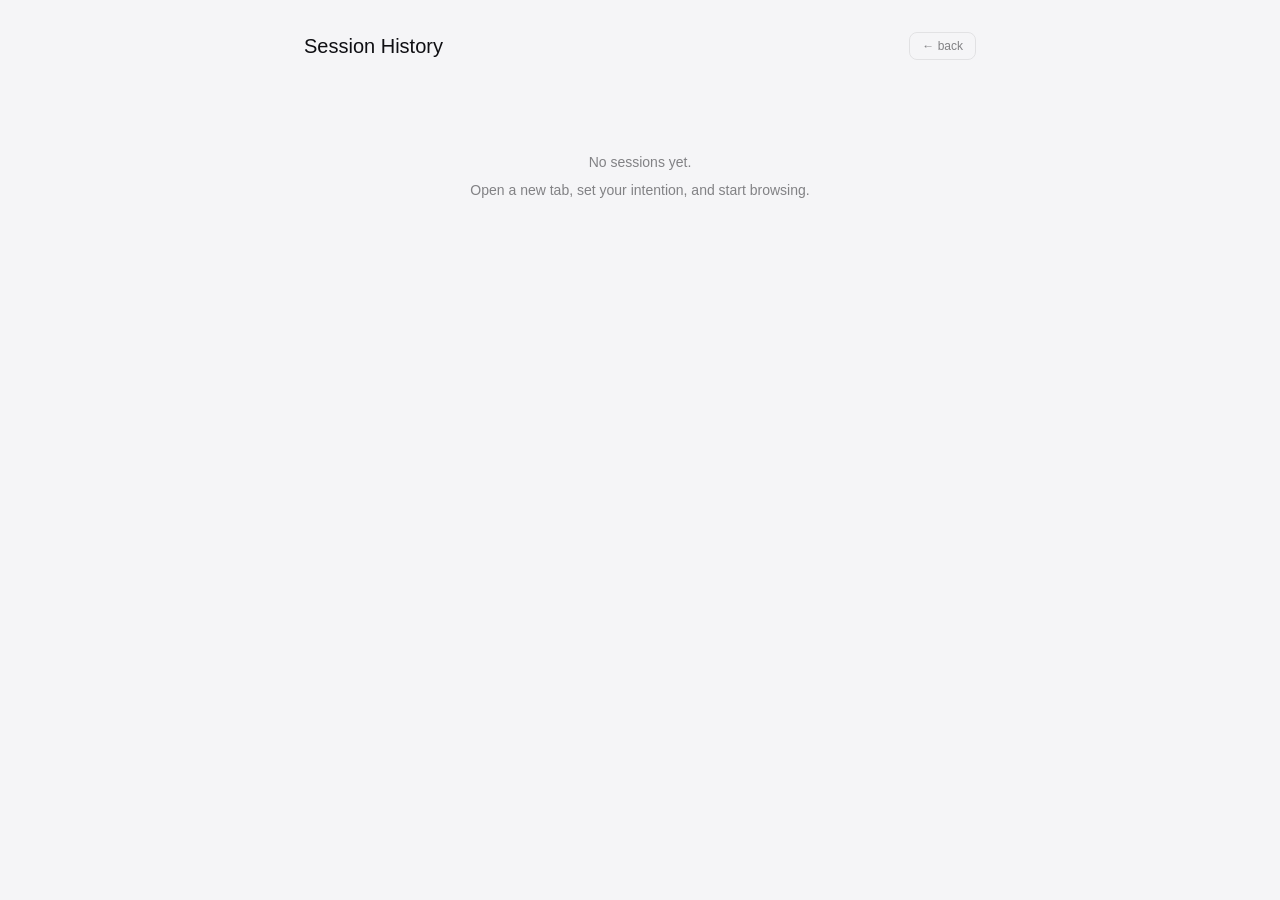
<file: extension/history/history.html>
<!doctype html>
<html lang="en">
  <head>
    <meta charset="UTF-8" />
    <title>Drift — History</title>
    <style>
      *,
      *::before,
      *::after {
        box-sizing: border-box;
        margin: 0;
        padding: 0;
      }
      :root {
        --bg: #0f0f13;
        --surface: #1a1a24;
        --border: rgba(255, 255, 255, 0.08);
        --text: #f0f0f5;
        --muted: rgba(240, 240, 245, 0.5);
        --accent: #6366f1;
      }
      @media (prefers-color-scheme: light) {
        :root {
          --bg: #f5f5f7;
          --surface: #fff;
          --border: rgba(0, 0, 0, 0.08);
          --text: #0f0f13;
          --muted: rgba(15, 15, 19, 0.5);
          --accent: #4f46e5;
        }
      }
      html,
      body {
        height: 100%;
        background: var(--bg);
        color: var(--text);
        font-family: -apple-system, BlinkMacSystemFont, "Segoe UI", sans-serif;
      }
      #app {
        max-width: 720px;
        margin: 0 auto;
        padding: 32px 24px;
      }
      #topbar {
        display: flex;
        align-items: center;
        justify-content: space-between;
        margin-bottom: 28px;
      }
      h1 {
        font-size: 20px;
        font-weight: 500;
      }
      .back-btn {
        background: none;
        border: 1px solid var(--border);
        border-radius: 8px;
        color: var(--muted);
        font-size: 12px;
        padding: 6px 12px;
        cursor: pointer;
        text-decoration: none;
      }
      .back-btn:hover {
        border-color: var(--accent);
        color: var(--text);
      }
      #session-list {
        display: flex;
        flex-direction: column;
        gap: 8px;
      }
      .session-card {
        background: var(--surface);
        border: 1px solid var(--border);
        border-radius: 12px;
        padding: 16px 18px;
        cursor: pointer;
        transition: border-color 0.15s;
        display: flex;
        align-items: center;
        justify-content: space-between;
      }
      .session-card:hover {
        border-color: var(--accent);
      }
      .session-left {
        flex: 1;
      }
      .session-intention {
        font-size: 14px;
        font-weight: 500;
        color: var(--text);
        margin-bottom: 4px;
      }
      .session-meta {
        font-size: 12px;
        color: var(--muted);
      }
      .session-right {
        display: flex;
        gap: 12px;
        align-items: center;
      }
      .session-stat {
        text-align: center;
      }
      .stat-num {
        font-size: 18px;
        font-weight: 500;
        color: var(--text);
      }
      .stat-label {
        font-size: 10px;
        color: var(--muted);
        text-transform: uppercase;
        letter-spacing: 0.06em;
      }
      .interrupt-badge {
        background: rgba(99, 102, 241, 0.15);
        color: var(--accent);
        font-size: 11px;
        padding: 2px 8px;
        border-radius: 20px;
      }
      #empty {
        text-align: center;
        padding: 60px 20px;
        color: var(--muted);
        font-size: 14px;
        line-height: 2;
      }
      #loading {
        text-align: center;
        padding: 60px 20px;
        color: var(--muted);
        font-size: 13px;
      }
    </style>
  </head>
  <body>
    <div id="app">
      <div id="topbar">
        <h1>Session History</h1>
        <a class="back-btn" href="../newtab/newtab.html">← back</a>
      </div>
      <div id="loading">loading sessions...</div>
      <div id="session-list"></div>
      <div id="empty" style="display: none">
        <p>No sessions yet.</p>
        <p>Open a new tab, set your intention, and start browsing.</p>
      </div>
    </div>
    <script type="module" src="history.js"></script>
  </body>
</html>
</file>
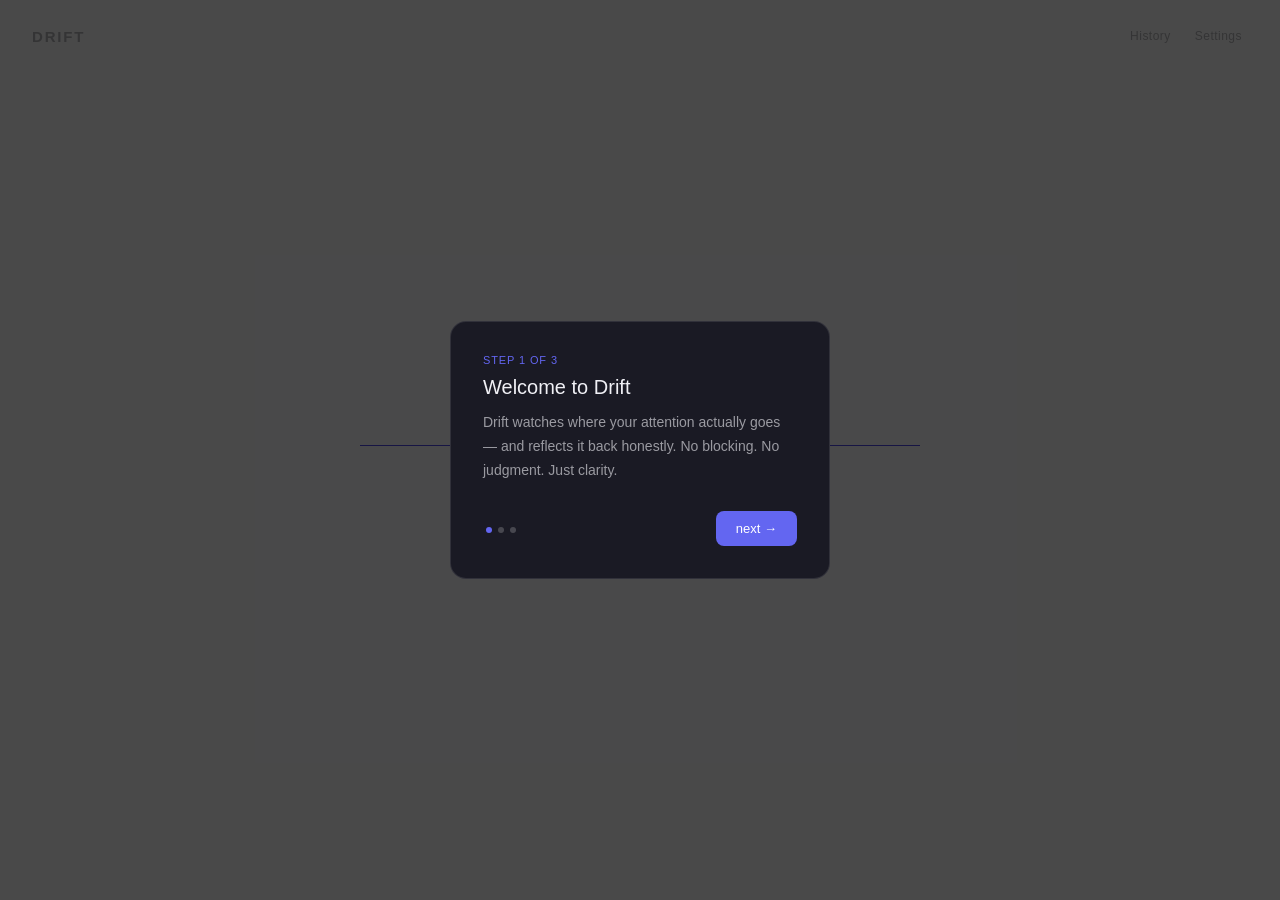
<file: extension/newtab/newtab.html>
<!doctype html>
<html lang="en">
  <head>
    <meta charset="UTF-8" />
    <meta name="viewport" content="width=device-width, initial-scale=1.0" />
    <title>Drift</title>
    <link rel="stylesheet" href="newtab.css" />
  </head>
  <body>
    <div class="container">
      <div class="logo">Drift</div>

      <div class="prompt-wrap">
        <p class="prompt-label" id="promptLabel">what are you here to do?</p>
        <input
          type="text"
          id="intentionInput"
          class="intention-input"
          placeholder="type your intention..."
          autocomplete="off"
          autofocus
        />
        <p class="skip-link" id="skipLink">skip — just browsing</p>
      </div>

      <div class="pills-wrap" id="pillsWrap"></div>
    </div>

    <div class="ambient" id="ambient">
      <span class="ambient-dot" id="ambientDot"></span>
      <span class="ambient-intention" id="ambientIntention"></span>
      <span class="ambient-timer" id="ambientTimer"></span>
      <button class="ambient-end" id="ambientEnd">end session</button>
    </div>

    <div class="nav-links">
      <a href="../history/history.html">History</a>
      <a href="../settings/settings.html">Settings</a>
    </div>

    <script type="module" src="newtab.js"></script>
  </body>
</html>
</file>
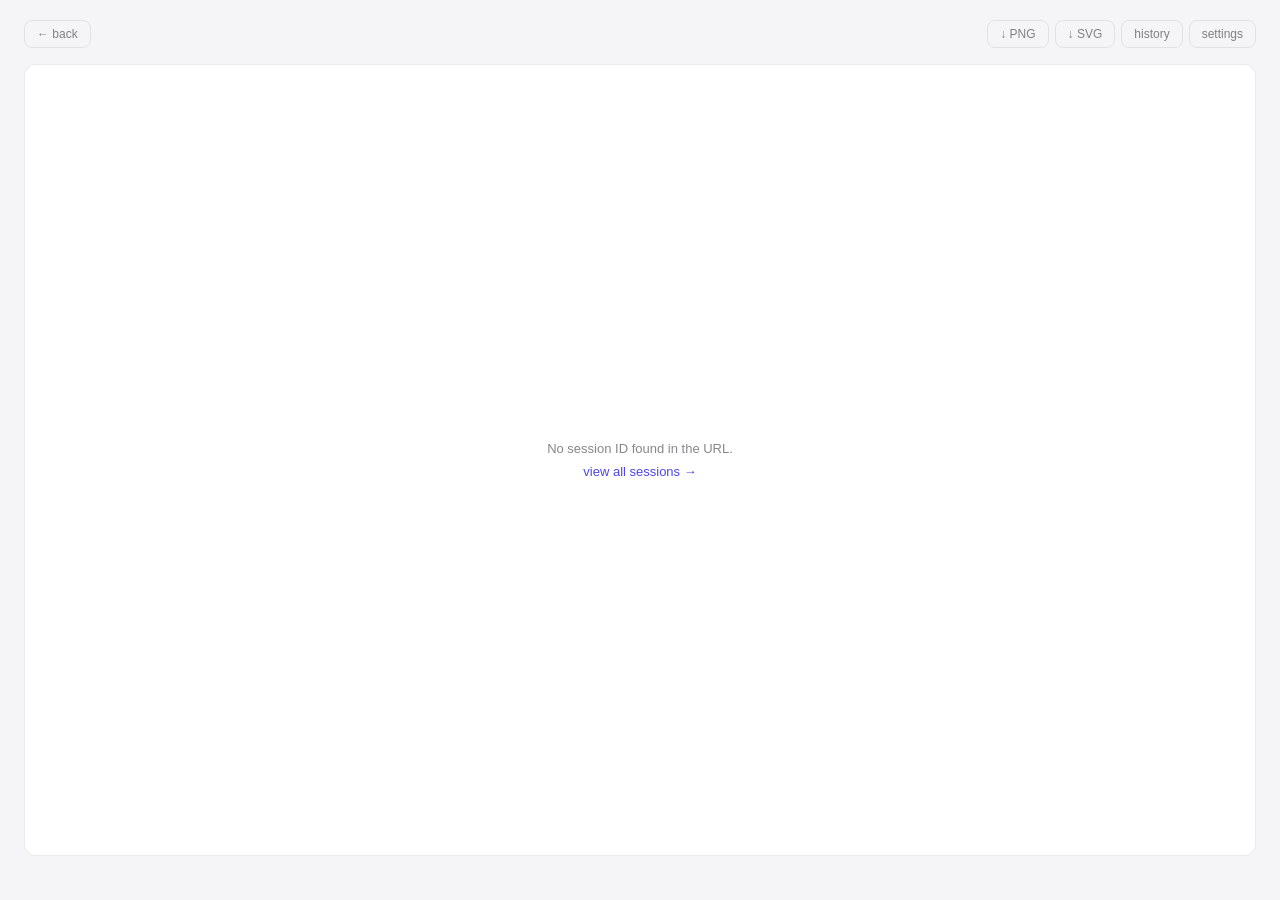
<file: extension/river/river.html>
<!doctype html>
<html lang="en">
  <head>
    <meta charset="UTF-8" />
    <meta name="viewport" content="width=device-width, initial-scale=1.0" />
    <title>Drift — River Map</title>
    <link rel="stylesheet" href="river.css" />
  </head>
  <body>
    <div id="app">
      <div id="topbar">
        <button id="back-btn" onclick="history.back()">← back</button>
        <div id="session-info">
          <span id="session-intention"></span>
          <span id="session-meta"></span>
        </div>
        <div id="export-btns">
          <button class="export-btn" id="export-png">↓ PNG</button>
          <button class="export-btn" id="export-svg">↓ SVG</button>
          <a class="export-btn" href="../history/history.html">history</a>
          <a class="export-btn" href="../settings/settings.html">settings</a>
        </div>
      </div>

      <div id="canvas-wrap">
        <div id="loading">loading your session...</div>
        <canvas id="river-canvas"></canvas>
        <div id="empty-state" style="display: none">
          <p>this session has no tracking data</p>
          <p>make sure the extension was active while browsing</p>
        </div>
        <div id="error-state" style="display: none">
          <p>session not found</p>
          <a href="../history/history.html">view all sessions →</a>
        </div>
      </div>

      <div id="legend"></div>
      <div id="focus-score" style="display: none"></div>
    </div>

    <script type="module" src="river.js"></script>
  </body>
</html>
</file>
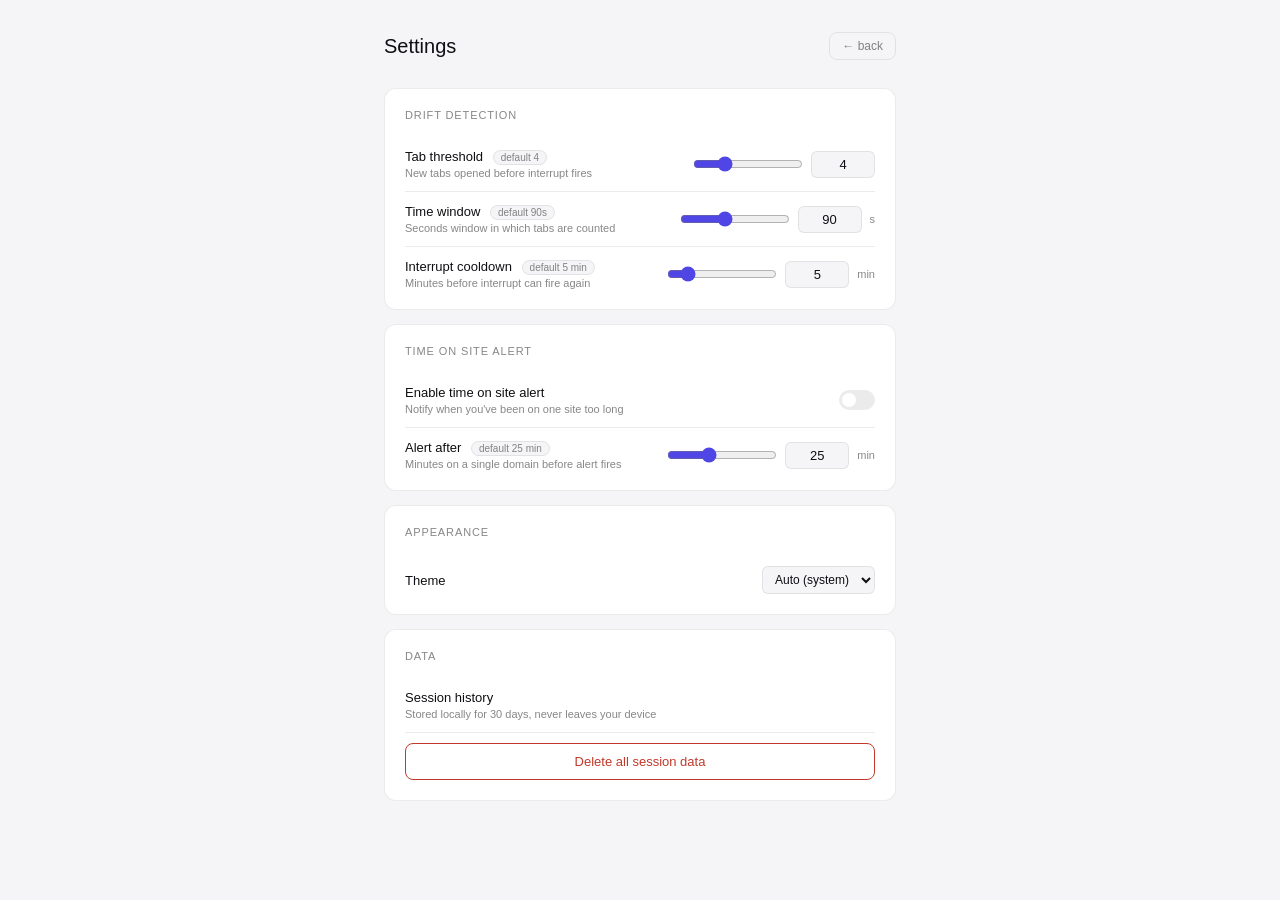
<file: extension/settings/settings.html>
<!doctype html>
<html lang="en">
  <head>
    <meta charset="UTF-8" />
    <title>Drift — Settings</title>
    <style>
      *,
      *::before,
      *::after {
        box-sizing: border-box;
        margin: 0;
        padding: 0;
      }
      :root {
        --bg: #0f0f13;
        --surface: #1a1a24;
        --border: rgba(255, 255, 255, 0.08);
        --text: #f0f0f5;
        --muted: rgba(240, 240, 245, 0.5);
        --accent: #6366f1;
        --red: #d4766a;
      }
      @media (prefers-color-scheme: light) {
        :root {
          --bg: #f5f5f7;
          --surface: #fff;
          --border: rgba(0, 0, 0, 0.08);
          --text: #0f0f13;
          --muted: rgba(15, 15, 19, 0.5);
          --accent: #4f46e5;
          --red: #c0392b;
        }
      }
      html,
      body {
        height: 100%;
        background: var(--bg);
        color: var(--text);
        font-family: -apple-system, BlinkMacSystemFont, "Segoe UI", sans-serif;
      }
      #app {
        max-width: 560px;
        margin: 0 auto;
        padding: 32px 24px;
      }
      #topbar {
        display: flex;
        align-items: center;
        justify-content: space-between;
        margin-bottom: 28px;
      }
      h1 {
        font-size: 20px;
        font-weight: 500;
      }
      .back-btn {
        background: none;
        border: 1px solid var(--border);
        border-radius: 8px;
        color: var(--muted);
        font-size: 12px;
        padding: 6px 12px;
        cursor: pointer;
        text-decoration: none;
      }
      .back-btn:hover {
        border-color: var(--accent);
        color: var(--text);
      }
      .section {
        background: var(--surface);
        border: 1px solid var(--border);
        border-radius: 12px;
        padding: 20px;
        margin-bottom: 14px;
      }
      .section-title {
        font-size: 11px;
        font-weight: 500;
        text-transform: uppercase;
        letter-spacing: 0.08em;
        color: var(--muted);
        margin-bottom: 16px;
      }
      .setting-row {
        display: flex;
        align-items: center;
        justify-content: space-between;
        padding: 12px 0;
        border-bottom: 1px solid var(--border);
        gap: 16px;
      }
      .setting-row:last-child {
        border-bottom: none;
        padding-bottom: 0;
      }
      .setting-label {
        font-size: 13px;
        color: var(--text);
        flex: 1;
      }
      .setting-desc {
        font-size: 11px;
        color: var(--muted);
        margin-top: 3px;
      }
      .setting-control {
        display: flex;
        align-items: center;
        gap: 8px;
        flex-shrink: 0;
      }
      input[type="range"] {
        width: 110px;
        accent-color: var(--accent);
        cursor: pointer;
      }
      input[type="number"] {
        width: 64px;
        background: var(--bg);
        border: 1px solid var(--border);
        color: var(--text);
        font-size: 13px;
        padding: 5px 8px;
        border-radius: 6px;
        text-align: center;
        appearance: textfield;
        -moz-appearance: textfield;
      }
      input[type="number"]::-webkit-outer-spin-button,
      input[type="number"]::-webkit-inner-spin-button {
        -webkit-appearance: none;
      }
      input[type="number"]:focus {
        outline: none;
        border-color: var(--accent);
      }
      .unit {
        font-size: 11px;
        color: var(--muted);
      }
      select {
        background: var(--bg);
        border: 1px solid var(--border);
        color: var(--text);
        font-size: 12px;
        padding: 5px 8px;
        border-radius: 6px;
        cursor: pointer;
      }
      .toggle {
        position: relative;
        width: 36px;
        height: 20px;
        display: inline-block;
      }
      .toggle input {
        opacity: 0;
        width: 0;
        height: 0;
      }
      .toggle-slider {
        position: absolute;
        inset: 0;
        background: var(--border);
        border-radius: 20px;
        cursor: pointer;
        transition: background 0.2s;
      }
      .toggle-slider::before {
        content: "";
        position: absolute;
        width: 14px;
        height: 14px;
        left: 3px;
        top: 3px;
        background: white;
        border-radius: 50%;
        transition: transform 0.2s;
      }
      .toggle input:checked + .toggle-slider {
        background: var(--accent);
      }
      .toggle input:checked + .toggle-slider::before {
        transform: translateX(16px);
      }
      .danger-btn {
        background: none;
        border: 1px solid var(--red);
        border-radius: 8px;
        color: var(--red);
        font-size: 13px;
        padding: 10px 20px;
        cursor: pointer;
        width: 100%;
        margin-top: 10px;
        transition: all 0.15s;
      }
      .danger-btn:hover {
        background: var(--red);
        color: white;
      }
      .default-tag {
        font-size: 10px;
        color: var(--muted);
        background: var(--bg);
        border: 1px solid var(--border);
        border-radius: 10px;
        padding: 1px 7px;
        margin-left: 6px;
      }
      #saved-toast {
        position: fixed;
        bottom: 24px;
        left: 50%;
        transform: translateX(-50%);
        background: var(--accent);
        color: white;
        font-size: 12px;
        padding: 8px 18px;
        border-radius: 20px;
        opacity: 0;
        transition: opacity 0.3s;
        pointer-events: none;
        z-index: 99;
      }
      #saved-toast.show {
        opacity: 1;
      }
    </style>
  </head>
  <body>
    <div id="app">
      <div id="topbar">
        <h1>Settings</h1>
        <a class="back-btn" href="../newtab/newtab.html">← back</a>
      </div>

      <div class="section">
        <div class="section-title">Drift Detection</div>
        <div class="setting-row">
          <div>
            <div class="setting-label">
              Tab threshold <span class="default-tag">default 4</span>
            </div>
            <div class="setting-desc">
              New tabs opened before interrupt fires
            </div>
          </div>
          <div class="setting-control">
            <input
              type="range"
              id="tabs-threshold"
              min="2"
              max="10"
              value="4"
            />
            <input type="number" id="tabs-num" min="2" max="10" value="4" />
          </div>
        </div>
        <div class="setting-row">
          <div>
            <div class="setting-label">
              Time window <span class="default-tag">default 90s</span>
            </div>
            <div class="setting-desc">
              Seconds window in which tabs are counted
            </div>
          </div>
          <div class="setting-control">
            <input
              type="range"
              id="time-window"
              min="30"
              max="180"
              step="10"
              value="90"
            />
            <input type="number" id="time-num" min="30" max="180" value="90" />
            <span class="unit">s</span>
          </div>
        </div>
        <div class="setting-row">
          <div>
            <div class="setting-label">
              Interrupt cooldown <span class="default-tag">default 5 min</span>
            </div>
            <div class="setting-desc">
              Minutes before interrupt can fire again
            </div>
          </div>
          <div class="setting-control">
            <input type="range" id="cooldown" min="1" max="30" value="5" />
            <input type="number" id="cooldown-num" min="1" max="30" value="5" />
            <span class="unit">min</span>
          </div>
        </div>
      </div>

      <div class="section">
        <div class="section-title">Time on Site Alert</div>
        <div class="setting-row">
          <div>
            <div class="setting-label">Enable time on site alert</div>
            <div class="setting-desc">
              Notify when you've been on one site too long
            </div>
          </div>
          <label class="toggle">
            <input type="checkbox" id="site-alert-enabled" />
            <span class="toggle-slider"></span>
          </label>
        </div>
        <div class="setting-row">
          <div>
            <div class="setting-label">
              Alert after <span class="default-tag">default 25 min</span>
            </div>
            <div class="setting-desc">
              Minutes on a single domain before alert fires
            </div>
          </div>
          <div class="setting-control">
            <input
              type="range"
              id="site-duration"
              min="5"
              max="60"
              step="5"
              value="25"
            />
            <input type="number" id="site-num" min="5" max="60" value="25" />
            <span class="unit">min</span>
          </div>
        </div>
      </div>

      <div class="section">
        <div class="section-title">Appearance</div>
        <div class="setting-row">
          <div class="setting-label">Theme</div>
          <select id="theme-select">
            <option value="auto">Auto (system)</option>
            <option value="dark">Dark</option>
            <option value="light">Light</option>
          </select>
        </div>
      </div>

      <div class="section">
        <div class="section-title">Data</div>
        <div class="setting-row">
          <div>
            <div class="setting-label">Session history</div>
            <div class="setting-desc">
              Stored locally for 30 days, never leaves your device
            </div>
          </div>
        </div>
        <button class="danger-btn" id="clear-btn">
          Delete all session data
        </button>
      </div>
    </div>

    <div id="saved-toast">Settings saved ✓</div>
    <script type="module" src="settings.js"></script>
  </body>
</html>
</file>
<file: extension/newtab/newtab.css>
*, *::before, *::after { box-sizing: border-box; margin: 0; padding: 0; }

:root {
  --bg: #0f0f13;
  --surface: #1a1a24;
  --border: rgba(255,255,255,0.08);
  --text-primary: #f0f0f5;
  --text-secondary: rgba(240,240,245,0.5);
  --text-tertiary: rgba(240,240,245,0.3);
  --accent: #6366f1;
  --accent-dim: rgba(99,102,241,0.15);
}

@media (prefers-color-scheme: light) {
  :root {
    --bg: #f5f5f7;
    --surface: #ffffff;
    --border: rgba(0,0,0,0.08);
    --text-primary: #0f0f13;
    --text-secondary: rgba(15,15,19,0.5);
    --text-tertiary: rgba(15,15,19,0.3);
    --accent: #4f46e5;
    --accent-dim: rgba(79,70,229,0.1);
  }
}

html, body {
  height: 100%;
  background: var(--bg);
  color: var(--text-primary);
  font-family: -apple-system, BlinkMacSystemFont, 'Segoe UI', sans-serif;
  -webkit-font-smoothing: antialiased;
}

.container {
  height: 100vh;
  display: flex;
  flex-direction: column;
  align-items: center;
  justify-content: center;
  gap: 32px;
  padding: 40px;
}

.logo {
  font-size: 15px;
  font-weight: 600;
  letter-spacing: 0.12em;
  text-transform: uppercase;
  color: var(--text-tertiary);
  position: absolute;
  top: 28px;
  left: 32px;
}

.nav-links {
  position: absolute;
  top: 24px;
  right: 28px;
  display: flex;
  align-items: center;
  gap: 4px;
}

.nav-links a {
  font-size: 12px;
  color: var(--text-tertiary);
  text-decoration: none;
  padding: 5px 10px;
  border-radius: 6px;
  letter-spacing: 0.04em;
  transition: all 0.15s;
}

.nav-links a:hover {
  color: var(--text-primary);
  background: var(--accent-dim);
}

.prompt-wrap {
  display: flex;
  flex-direction: column;
  align-items: center;
  gap: 16px;
  width: 100%;
  max-width: 560px;
}

.prompt-label {
  font-size: 15px;
  color: var(--text-secondary);
  letter-spacing: 0.01em;
}

.intention-input {
  width: 100%;
  background: transparent;
  border: none;
  border-bottom: 1px solid var(--border);
  outline: none;
  font-size: 28px;
  font-weight: 400;
  color: var(--text-primary);
  text-align: center;
  padding: 8px 0 12px;
  transition: border-color 0.2s;
  caret-color: var(--accent);
}

.intention-input::placeholder {
  color: var(--text-tertiary);
}

.intention-input:focus {
  border-bottom-color: var(--accent);
}

.skip-link {
  font-size: 12px;
  color: var(--text-tertiary);
  cursor: pointer;
  transition: color 0.2s;
  user-select: none;
}

.skip-link:hover {
  color: var(--text-secondary);
}

.pills-wrap {
  display: flex;
  flex-wrap: wrap;
  gap: 8px;
  justify-content: center;
  max-width: 560px;
  min-height: 32px;
}

.pill {
  padding: 6px 14px;
  border-radius: 100px;
  border: 1px solid var(--border);
  font-size: 12px;
  color: var(--text-secondary);
  cursor: pointer;
  transition: all 0.15s;
  background: transparent;
  animation: fadeIn 0.3s ease forwards;
  opacity: 0;
}

.pill:hover {
  background: var(--accent-dim);
  border-color: var(--accent);
  color: var(--text-primary);
}

@keyframes fadeIn {
  to { opacity: 1; }
}

/* ambient indicator */
.ambient {
  position: fixed;
  bottom: 24px;
  right: 28px;
  display: flex;
  align-items: center;
  gap: 8px;
  font-size: 12px;
  color: var(--text-tertiary);
  opacity: 0;
  transition: opacity 0.4s;
}

.ambient.visible {
  opacity: 1;
}

.ambient-dot {
  width: 6px;
  height: 6px;
  border-radius: 50%;
  background: var(--accent);
  animation: pulse 2s ease-in-out infinite;
}

@keyframes pulse {
  0%, 100% { opacity: 1; transform: scale(1); }
  50% { opacity: 0.4; transform: scale(0.8); }
}

.ambient-intention {
  color: var(--text-secondary);
  max-width: 180px;
  white-space: nowrap;
  overflow: hidden;
  text-overflow: ellipsis;
}

.ambient-timer {
  font-family: monospace;
  color: var(--text-tertiary);
}

.ambient-end {
  background: none;
  border: 1px solid var(--border);
  border-radius: 100px;
  padding: 3px 10px;
  font-size: 11px;
  color: var(--text-tertiary);
  cursor: pointer;
  transition: all 0.15s;
}

.ambient-end:hover {
  border-color: var(--accent);
  color: var(--text-primary);
}

a.export-btn {
  text-decoration: none;
  display: inline-flex;
  align-items: center;
}
</file>
<file: extension/river/river.css>
*, *::before, *::after { box-sizing: border-box; margin: 0; padding: 0; }

:root {
  --bg: #0f0f13;
  --surface: #1a1a24;
  --border: rgba(255,255,255,0.08);
  --text: #f0f0f5;
  --muted: rgba(240,240,245,0.5);
  --tertiary: rgba(240,240,245,0.3);
  --accent: #6366f1;
}

@media (prefers-color-scheme: light) {
  :root {
    --bg: #f5f5f7;
    --surface: #ffffff;
    --border: rgba(0,0,0,0.08);
    --text: #0f0f13;
    --muted: rgba(15,15,19,0.5);
    --tertiary: rgba(15,15,19,0.3);
    --accent: #4f46e5;
  }
}

html, body {
  height: 100%;
  background: var(--bg);
  color: var(--text);
  font-family: -apple-system, BlinkMacSystemFont, 'Segoe UI', sans-serif;
  -webkit-font-smoothing: antialiased;
}

#app {
  display: flex;
  flex-direction: column;
  height: 100vh;
  padding: 20px 24px;
  gap: 16px;
}

#topbar {
  display: flex;
  align-items: center;
  justify-content: space-between;
  gap: 12px;
  flex-shrink: 0;
}

#back-btn {
  background: none;
  border: 1px solid var(--border);
  border-radius: 8px;
  color: var(--muted);
  font-size: 12px;
  padding: 6px 12px;
  cursor: pointer;
  transition: all 0.15s;
}
#back-btn:hover { border-color: var(--accent); color: var(--text); }

#session-info {
  flex: 1;
  text-align: center;
}
#session-intention {
  font-size: 15px;
  font-weight: 500;
  color: var(--text);
  display: block;
}
#session-meta {
  font-size: 12px;
  color: var(--muted);
  display: block;
  margin-top: 2px;
}

#export-btns { display: flex; gap: 6px; }
.export-btn {
  background: none;
  border: 1px solid var(--border);
  border-radius: 8px;
  color: var(--muted);
  font-size: 12px;
  padding: 6px 12px;
  cursor: pointer;
  transition: all 0.15s;
}
.export-btn:hover { border-color: var(--accent); color: var(--text); }

#canvas-wrap {
  flex: 1;
  position: relative;
  border-radius: 12px;
  overflow: hidden;
  background: var(--surface);
  border: 1px solid var(--border);
  display: flex;
  align-items: center;
  justify-content: center;
}

#river-canvas {
  width: 100%;
  height: 100%;
  display: none;
}

#loading, #empty-state, #error-state {
  text-align: center;
  color: var(--muted);
  font-size: 13px;
  line-height: 1.8;
}
#error-state a { color: var(--accent); text-decoration: none; }

#legend {
  display: flex;
  flex-wrap: wrap;
  gap: 10px;
  flex-shrink: 0;
  padding: 4px 0;
}
.legend-item {
  display: flex;
  align-items: center;
  gap: 6px;
  font-size: 12px;
  color: var(--muted);
}
.legend-dot {
  width: 10px;
  height: 10px;
  border-radius: 50%;
  flex-shrink: 0;
}

a.export-btn {
  text-decoration: none;
  display: inline-flex;
  align-items: center;
}
/* ── Focus Score ─────────────────────────────────────────── */
#focus-score {
  display: flex;
  align-items: flex-start;
  gap: 24px;
  flex-shrink: 0;
  padding: 16px 20px;
  background: var(--surface);
  border: 1px solid var(--border);
  border-radius: 12px;
}

.score-ring-wrap { flex-shrink: 0; }

.score-ring { width: 80px; height: 80px; }

.score-details { flex: 1; min-width: 0; }

.score-label-text {
  font-size: 15px;
  font-weight: 700;
  letter-spacing: 0.02em;
  font-family: 'DM Mono', 'Courier New', monospace;
}

.score-subtitle {
  font-size: 10px;
  color: var(--tertiary);
  margin-bottom: 10px;
  text-transform: uppercase;
  letter-spacing: 0.08em;
}

.score-breakdown { display: flex; flex-direction: column; gap: 5px; }

.breakdown-row {
  display: flex;
  align-items: center;
  gap: 8px;
  font-size: 11px;
  color: var(--muted);
}

.breakdown-name { width: 110px; flex-shrink: 0; }

.breakdown-bar-wrap {
  flex: 1;
  height: 3px;
  background: var(--border);
  border-radius: 2px;
  overflow: hidden;
}

.breakdown-bar {
  height: 100%;
  border-radius: 2px;
  transition: width 1s cubic-bezier(.4,0,.2,1);
}

.breakdown-val {
  width: 32px;
  text-align: right;
  flex-shrink: 0;
  color: var(--tertiary);
}
</file>
